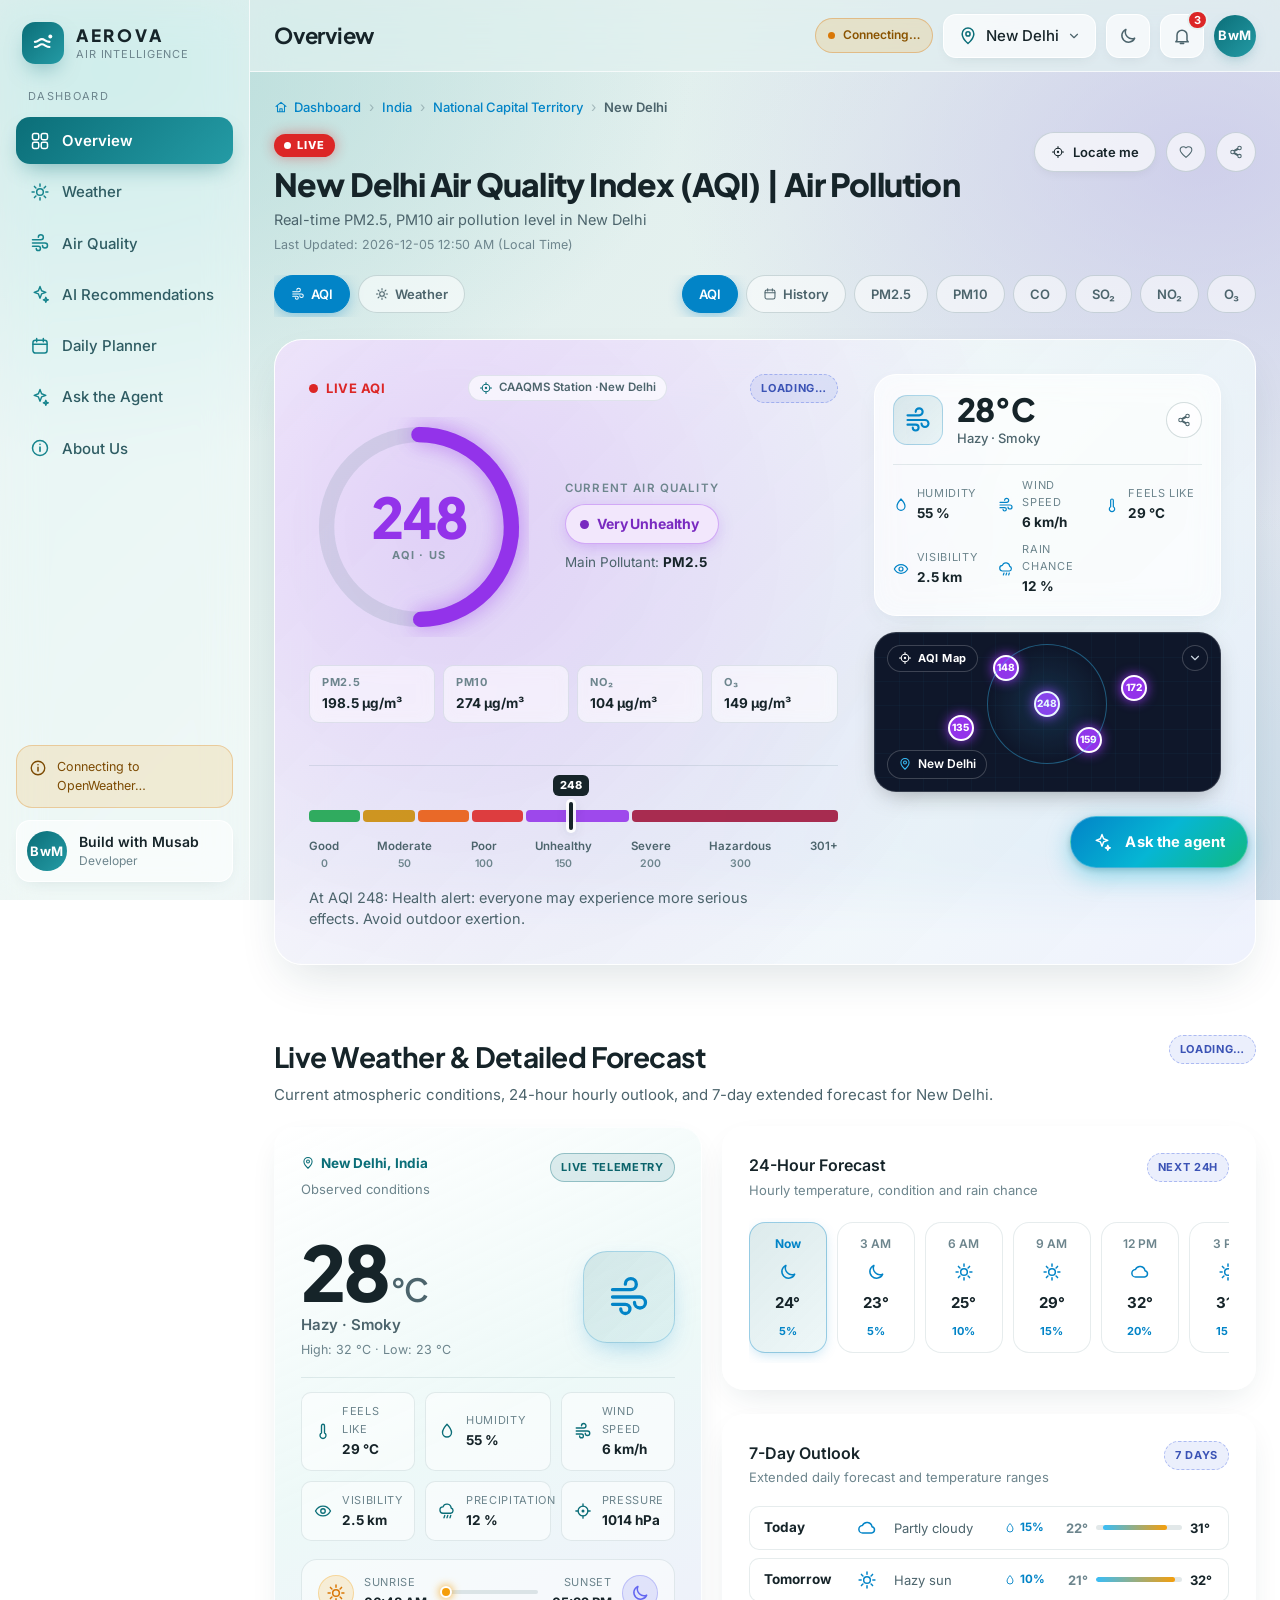
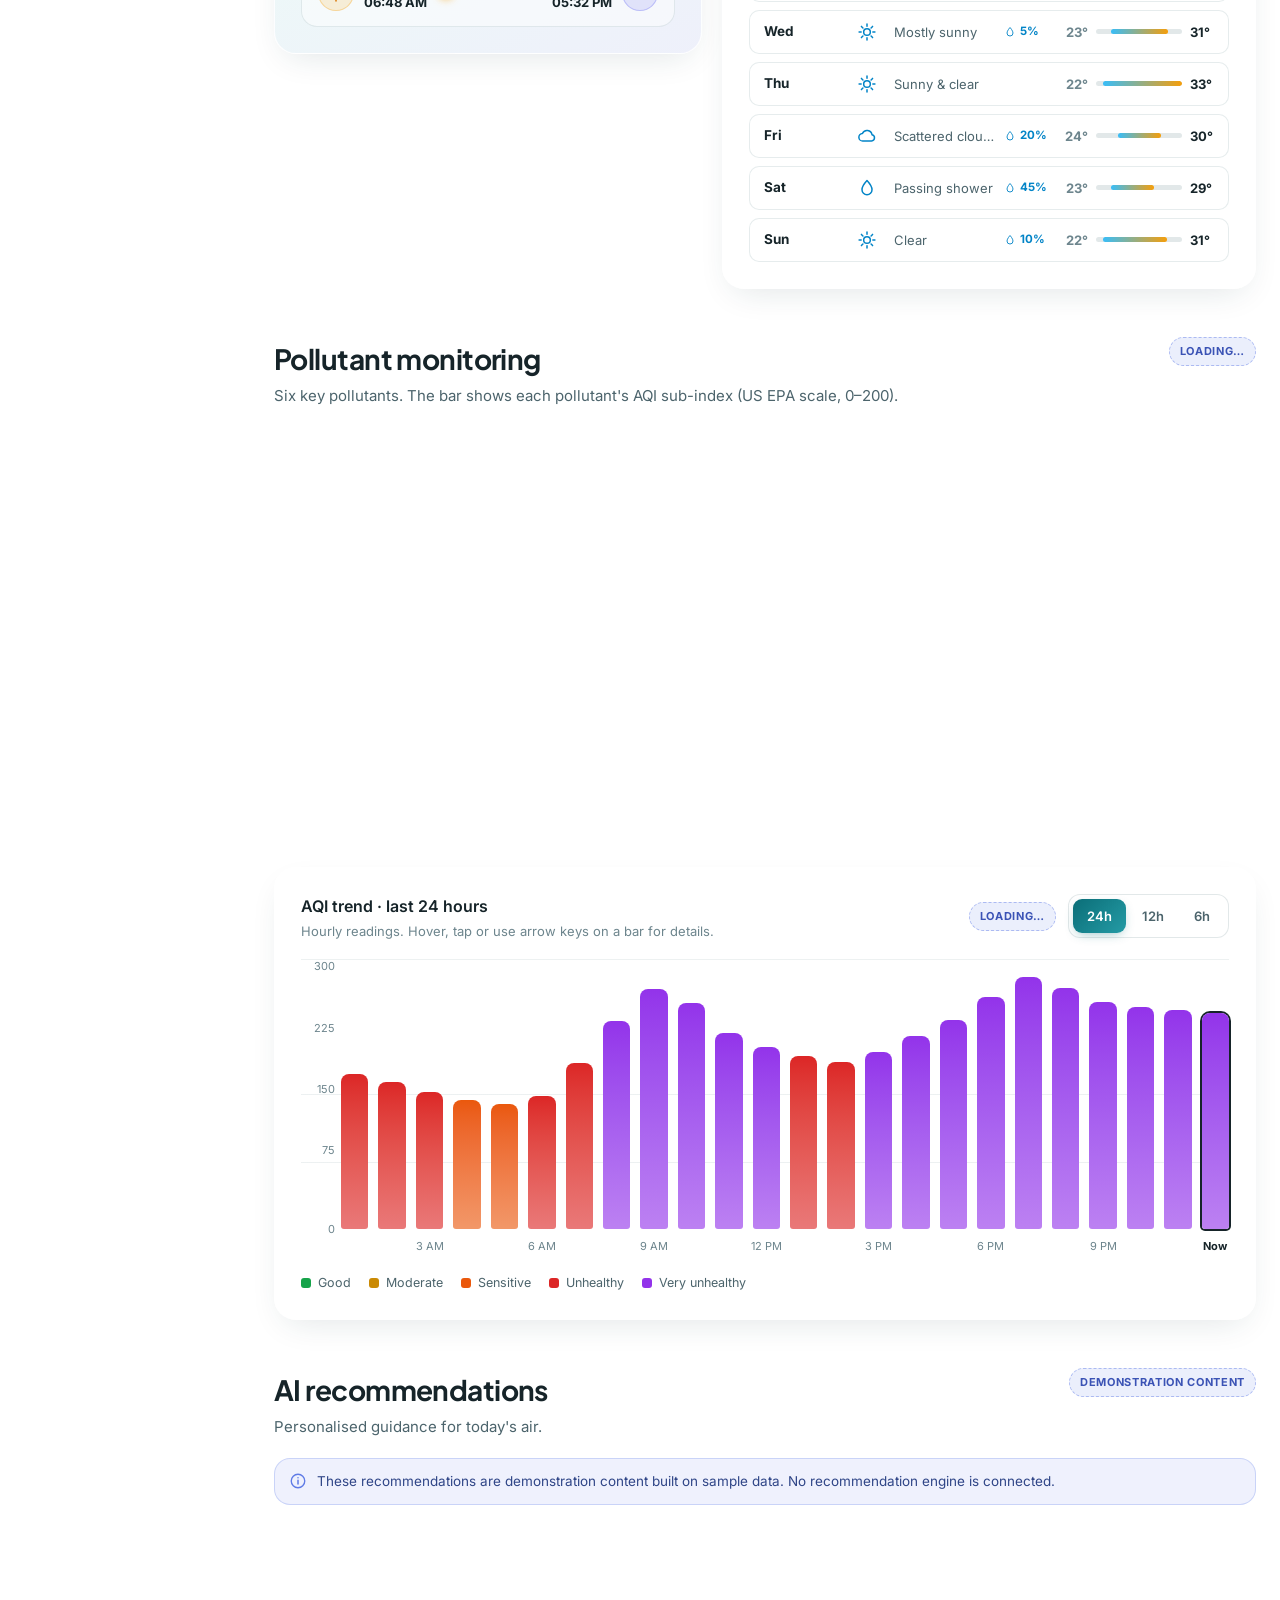
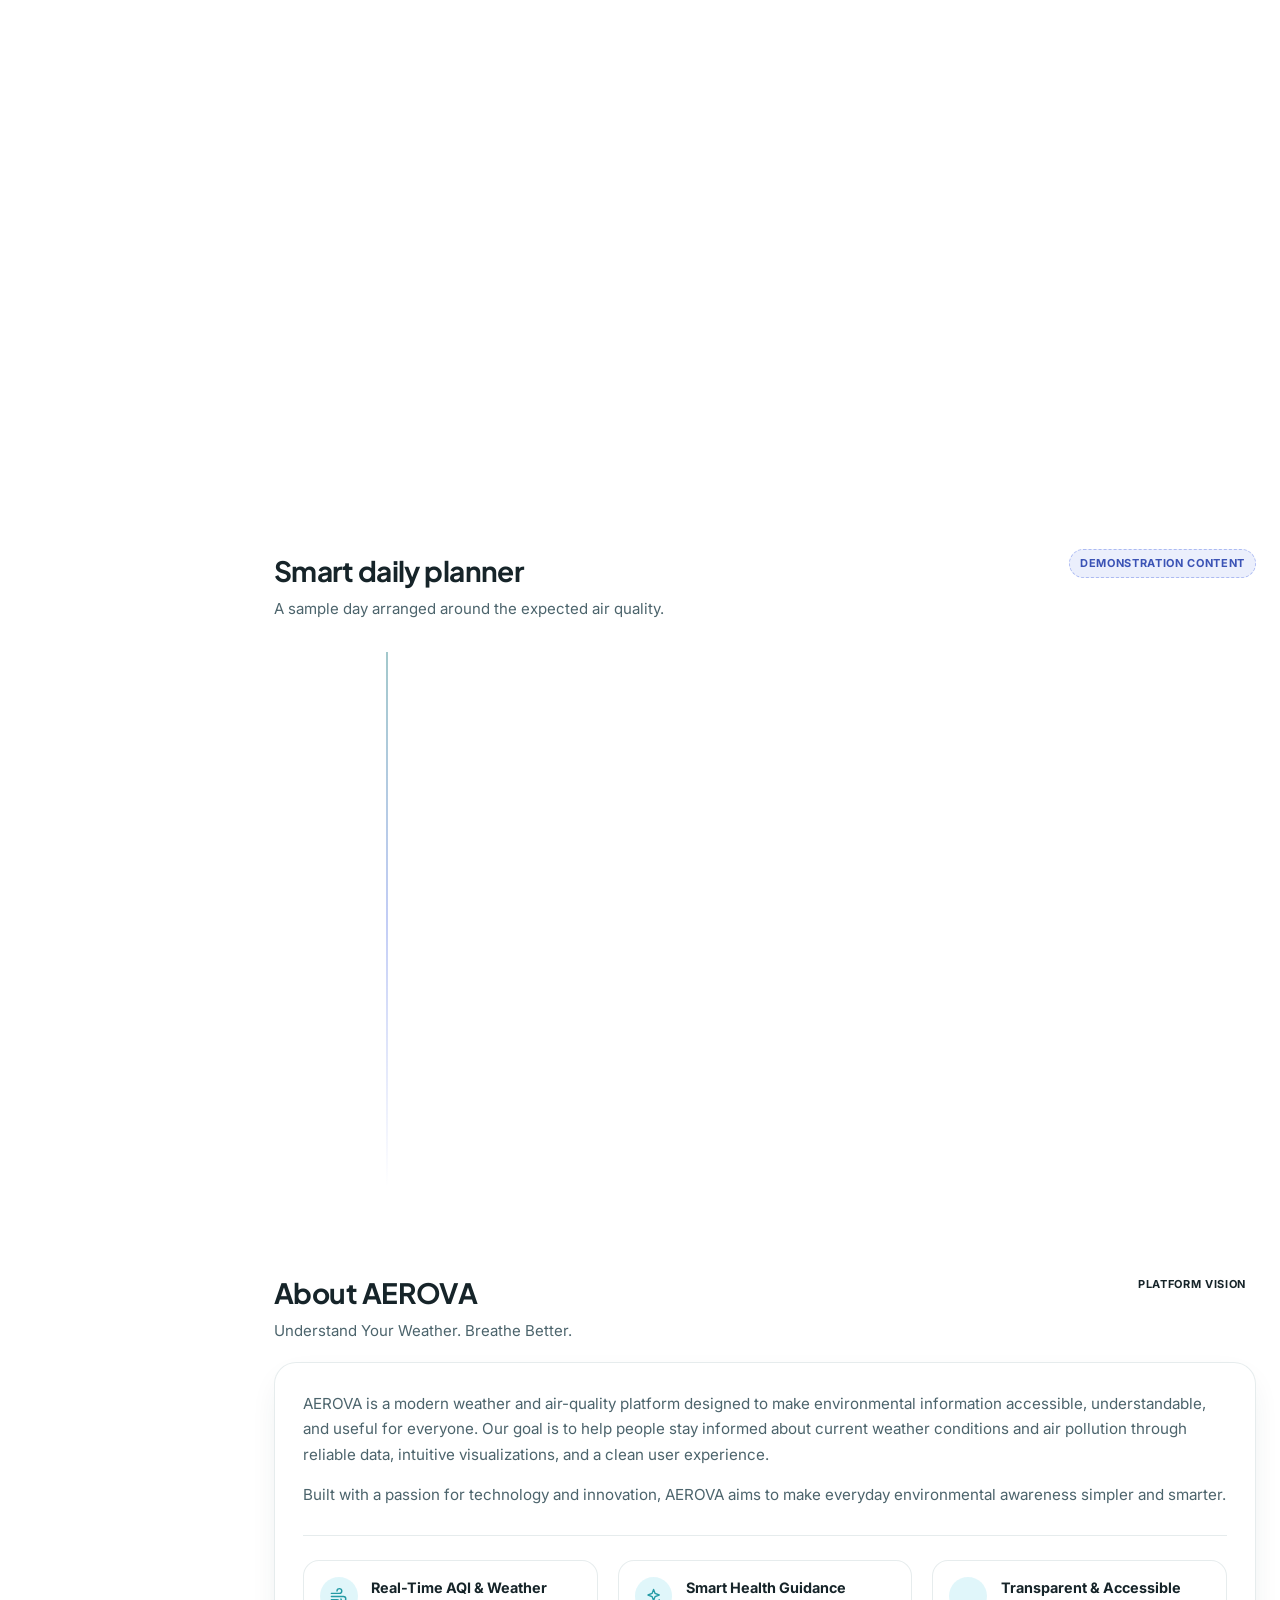
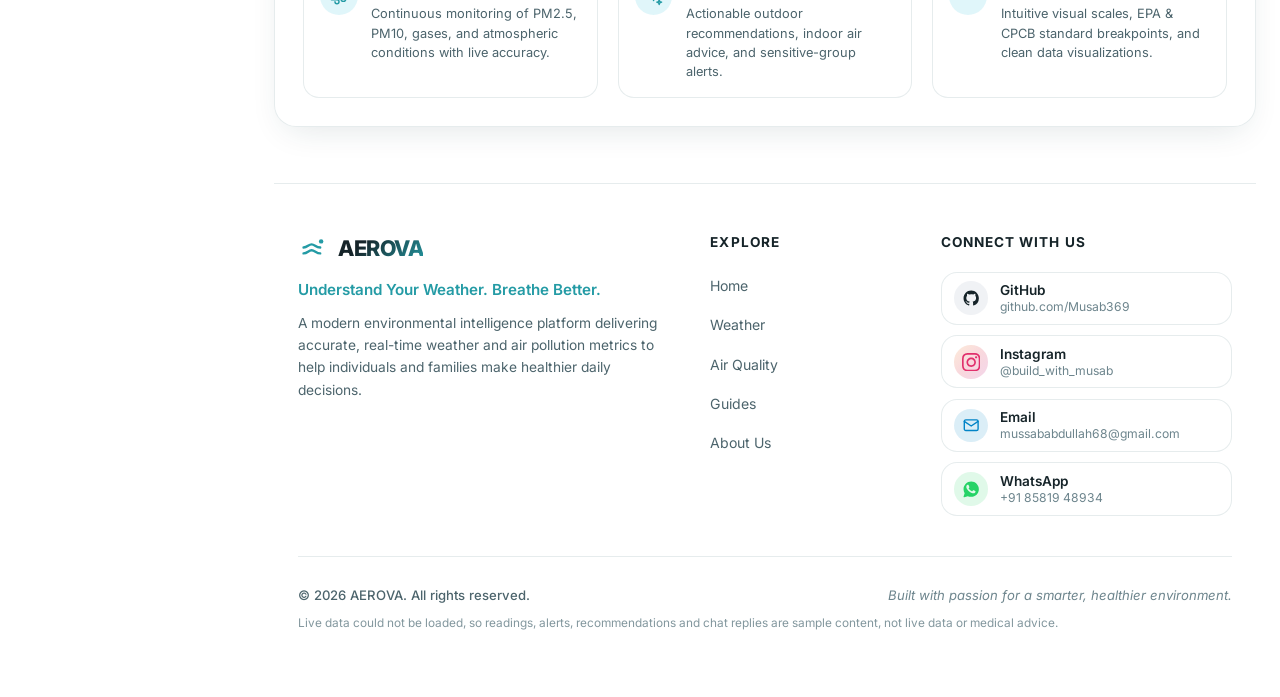
<file: index.html>
<!DOCTYPE html>
<html lang="en">
<head>
  <meta charset="UTF-8" />
  <meta name="viewport" content="width=device-width, initial-scale=1, viewport-fit=cover" />
  <meta name="description" content="AEROVA – Understand your air. Protect your health. Urban air quality assistant (frontend demo with sample data)." />
  <meta name="theme-color" content="#d9ecea" id="themeMeta" />
  <script>try{if(localStorage.getItem("aerova.theme")==="dark"){document.documentElement.dataset.theme="dark";document.getElementById("themeMeta").content="#0a1220";}}catch(e){}</script>
  <title>AEROVA – Urban Air Quality Assistant</title>
  <link rel="preconnect" href="https://fonts.googleapis.com" />
  <link rel="preconnect" href="https://fonts.gstatic.com" crossorigin />
  <link href="https://fonts.googleapis.com/css2?family=Plus+Jakarta+Sans:wght@400;500;600;700;800&family=Inter:wght@400;500;600;700;800&display=swap" rel="stylesheet" />
  <link rel="icon" href="data:image/svg+xml,%3Csvg xmlns='http://www.w3.org/2000/svg' viewBox='0 0 32 32'%3E%3Cdefs%3E%3ClinearGradient id='g' x1='0' y1='0' x2='1' y2='1'%3E%3Cstop offset='0' stop-color='%230b6e78'/%3E%3Cstop offset='1' stop-color='%23249ba5'/%3E%3C/linearGradient%3E%3C/defs%3E%3Crect width='32' height='32' rx='9' fill='url(%23g)'/%3E%3Cpath d='M8 21c4 0 5-3 8-3s4 3 8 3M8 15c4 0 5-3 8-3s4 3 8 3' stroke='%23ffffff' stroke-width='2.4' fill='none' stroke-linecap='round'/%3E%3C/svg%3E" />
  <link rel="stylesheet" href="css/style.css" />
</head>
<body>

  <a class="skip-link" href="#main">Skip to content</a>

  <!-- Reusable SVG icon sprite (no external icon library) -->
  <svg width="0" height="0" style="position:absolute" aria-hidden="true" focusable="false">
    <defs>
      <symbol id="i-logo" viewBox="0 0 32 32"><path d="M6 21c4.2 0 5.3-3.4 8.7-3.4S19.8 21 24 21M6 14.6c4.2 0 5.3-3.4 8.7-3.4s4.5 3.4 9.3 3.4" fill="none" stroke="currentColor" stroke-width="2.6" stroke-linecap="round"/><circle cx="25" cy="8" r="2.4" fill="currentColor"/></symbol>
      <symbol id="i-grid" viewBox="0 0 24 24"><rect x="3" y="3" width="7.5" height="7.5" rx="2" fill="none" stroke="currentColor" stroke-width="1.8"/><rect x="13.5" y="3" width="7.5" height="7.5" rx="2" fill="none" stroke="currentColor" stroke-width="1.8"/><rect x="3" y="13.5" width="7.5" height="7.5" rx="2" fill="none" stroke="currentColor" stroke-width="1.8"/><rect x="13.5" y="13.5" width="7.5" height="7.5" rx="2" fill="none" stroke="currentColor" stroke-width="1.8"/></symbol>
      <symbol id="i-wind" viewBox="0 0 24 24"><path d="M3 8h10a3 3 0 1 0-3-3M3 12h15a3 3 0 1 1-3 3M3 16h7a2.5 2.5 0 1 1-2.5 2.5" fill="none" stroke="currentColor" stroke-width="1.8" stroke-linecap="round" stroke-linejoin="round"/></symbol>
      <symbol id="i-spark" viewBox="0 0 24 24"><path d="M12 3l1.9 5.1L19 10l-5.1 1.9L12 17l-1.9-5.1L5 10l5.1-1.9L12 3zM19 16l.8 2.2L22 19l-2.2.8L19 22l-.8-2.2L16 19l2.2-.8L19 16z" fill="none" stroke="currentColor" stroke-width="1.7" stroke-linejoin="round"/></symbol>
      <symbol id="i-cal" viewBox="0 0 24 24"><rect x="3.5" y="5" width="17" height="15.5" rx="3" fill="none" stroke="currentColor" stroke-width="1.8"/><path d="M8 3v4M16 3v4M3.5 10h17" fill="none" stroke="currentColor" stroke-width="1.8" stroke-linecap="round"/></symbol>
      <symbol id="i-chat" viewBox="0 0 24 24"><path d="M5 5h14a2 2 0 0 1 2 2v8a2 2 0 0 1-2 2h-7l-5 4v-4H5a2 2 0 0 1-2-2V7a2 2 0 0 1 2-2z" fill="none" stroke="currentColor" stroke-width="1.8" stroke-linejoin="round"/></symbol>
      <symbol id="i-bell" viewBox="0 0 24 24"><path d="M6 17V11a6 6 0 1 1 12 0v6l1.5 2h-15L6 17zM10 21h4" fill="none" stroke="currentColor" stroke-width="1.8" stroke-linecap="round" stroke-linejoin="round"/></symbol>
      <symbol id="i-pin" viewBox="0 0 24 24"><path d="M12 21s7-6.2 7-11.5A7 7 0 0 0 5 9.5C5 14.800 12 21 12 21z" fill="none" stroke="currentColor" stroke-width="1.8" stroke-linejoin="round"/><circle cx="12" cy="9.5" r="2.5" fill="none" stroke="currentColor" stroke-width="1.8"/></symbol>
      <symbol id="i-chev" viewBox="0 0 24 24"><path d="M6 9l6 6 6-6" fill="none" stroke="currentColor" stroke-width="2" stroke-linecap="round" stroke-linejoin="round"/></symbol>
      <symbol id="i-menu" viewBox="0 0 24 24"><path d="M4 7h16M4 12h16M4 17h16" fill="none" stroke="currentColor" stroke-width="2" stroke-linecap="round"/></symbol>
      <symbol id="i-close" viewBox="0 0 24 24"><path d="M6 6l12 12M18 6L6 18" fill="none" stroke="currentColor" stroke-width="2" stroke-linecap="round"/></symbol>
      <symbol id="i-send" viewBox="0 0 24 24"><path d="M4 12l16-8-6 16-2.5-6.5L4 12z" fill="none" stroke="currentColor" stroke-width="1.9" stroke-linejoin="round"/></symbol>
      <symbol id="i-temp" viewBox="0 0 24 24"><path d="M10 14.5V5a2 2 0 1 1 4 0v9.500a4 4 0 1 1-4 0z" fill="none" stroke="currentColor" stroke-width="1.8" stroke-linejoin="round"/></symbol>
      <symbol id="i-drop" viewBox="0 0 24 24"><path d="M12 3s6 6.500 6 11a6 6 0 0 1-12 0c0-4.500 6-11 6-11z" fill="none" stroke="currentColor" stroke-width="1.8" stroke-linejoin="round"/></symbol>
      <symbol id="i-eye" viewBox="0 0 24 24"><path d="M2 12s3.500-6.500 10-6.500S22 12 22 12s-3.500 6.500-10 6.500S2 12 2 12z" fill="none" stroke="currentColor" stroke-width="1.8" stroke-linejoin="round"/><circle cx="12" cy="12" r="3" fill="none" stroke="currentColor" stroke-width="1.8"/></symbol>
      <symbol id="i-cloud" viewBox="0 0 24 24"><path d="M7 18a4.500 4.500 0 0 1-.5-9A6 6 0 0 1 18 10.500 3.800 3.800 0 0 1 17.500 18H7z" fill="none" stroke="currentColor" stroke-width="1.8" stroke-linejoin="round"/></symbol>
      <symbol id="i-rain" viewBox="0 0 24 24"><path d="M7 15a4.2 4.2 0 0 1-.4-8.4A5.6 5.6 0 0 1 17.5 8a3.6 3.6 0 0 1-.4 7H7zM9 18l-1 3M13 18l-1 3M17 18l-1 3" fill="none" stroke="currentColor" stroke-width="1.8" stroke-linecap="round" stroke-linejoin="round"/></symbol>
      <symbol id="i-home" viewBox="0 0 24 24"><path d="M3.500 11L12 4l8.500 7M6 9.500V20h12V9.500M10 20v-5h4v5" fill="none" stroke="currentColor" stroke-width="1.8" stroke-linecap="round" stroke-linejoin="round"/></symbol>
      <symbol id="i-mask" viewBox="0 0 24 24"><path d="M3 9c3-2 6-2.500 9-2.500S18 7 21 9v3c0 4-4 7-9 7s-9-3-9-7V9z M3 11.500h4M17 11.500h4M9 13.500h6M9 16h6" fill="none" stroke="currentColor" stroke-width="1.7" stroke-linecap="round" stroke-linejoin="round"/></symbol>
      <symbol id="i-window" viewBox="0 0 24 24"><rect x="4" y="3.500" width="16" height="17" rx="2" fill="none" stroke="currentColor" stroke-width="1.8"/><path d="M12 3.500v17M4 12h16" fill="none" stroke="currentColor" stroke-width="1.8"/></symbol>
      <symbol id="i-run" viewBox="0 0 24 24"><circle cx="15" cy="5" r="2" fill="none" stroke="currentColor" stroke-width="1.8"/><path d="M9 20l3-5-2.500-2.500 2-4 3 1.500 2.500 2M7 11l3-3M12 15l3 5" fill="none" stroke="currentColor" stroke-width="1.8" stroke-linecap="round" stroke-linejoin="round"/></symbol>
      <symbol id="i-plant" viewBox="0 0 24 24"><path d="M12 21v-8M12 13c-4 0-6-2.500-6-6 4 0 6 2 6 6zM12 15c0-3.500 2-5.500 6-5.500 0 3.500-2 5.500-6 5.500zM8 21h8" fill="none" stroke="currentColor" stroke-width="1.8" stroke-linecap="round" stroke-linejoin="round"/></symbol>
      <symbol id="i-sun" viewBox="0 0 24 24"><circle cx="12" cy="12" r="4" fill="none" stroke="currentColor" stroke-width="1.8"/><path d="M12 2.500v2.500M12 19v2.500M2.500 12H5M19 12h2.500M5.300 5.300l1.800 1.800M16.900 16.900l1.800 1.800M5.300 18.700l1.800-1.800M16.900 7.100l1.800-1.800" fill="none" stroke="currentColor" stroke-width="1.8" stroke-linecap="round"/></symbol>
      <symbol id="i-moon" viewBox="0 0 24 24"><path d="M20 14.500A8 8 0 0 1 9.500 4a8 8 0 1 0 10.500 10.500z" fill="none" stroke="currentColor" stroke-width="1.8" stroke-linejoin="round"/></symbol>
      <symbol id="i-bus" viewBox="0 0 24 24"><rect x="4" y="4" width="16" height="13" rx="3" fill="none" stroke="currentColor" stroke-width="1.8"/><path d="M4 11h16M7 20v-3M17 20v-3" fill="none" stroke="currentColor" stroke-width="1.8" stroke-linecap="round"/></symbol>
      <symbol id="i-coffee" viewBox="0 0 24 24"><path d="M4 9h12v6a4 4 0 0 1-4 4H8a4 4 0 0 1-4-4V9zM16 10h2a2.500 2.500 0 0 1 0 5h-2M7 3v3M11 3v3" fill="none" stroke="currentColor" stroke-width="1.8" stroke-linecap="round" stroke-linejoin="round"/></symbol>
      <symbol id="i-info" viewBox="0 0 24 24"><circle cx="12" cy="12" r="9" fill="none" stroke="currentColor" stroke-width="1.8"/><path d="M12 11v5M12 7.500v.1" fill="none" stroke="currentColor" stroke-width="2" stroke-linecap="round"/></symbol>
      <symbol id="i-user" viewBox="0 0 24 24"><circle cx="12" cy="8" r="4" fill="none" stroke="currentColor" stroke-width="1.8"/><path d="M4 21c1-4 4-6 8-6s7 2 8 6" fill="none" stroke="currentColor" stroke-width="1.8" stroke-linecap="round"/></symbol>
      <symbol id="i-search" viewBox="0 0 24 24"><circle cx="11" cy="11" r="6.500" fill="none" stroke="currentColor" stroke-width="1.8"/><path d="M16 16l4.500 4.500" fill="none" stroke="currentColor" stroke-width="1.8" stroke-linecap="round"/></symbol>
      <symbol id="i-target" viewBox="0 0 24 24"><circle cx="12" cy="12" r="6.500" fill="none" stroke="currentColor" stroke-width="1.8"/><circle cx="12" cy="12" r="2" fill="currentColor"/><path d="M12 2.500v3M12 18.500v3M2.500 12h3M18.500 12h3" fill="none" stroke="currentColor" stroke-width="1.8" stroke-linecap="round"/></symbol>
      <symbol id="i-heart" viewBox="0 0 24 24"><path d="M12 21.35l-1.45-1.32C5.4 15.36 2 12.28 2 8.5 2 5.42 4.42 3 7.5 3c1.74 0 3.41.81 4.5 2.09C13.09 3.81 14.76 3 16.5 3 19.58 3 22 5.42 22 8.5c0 3.78-3.4 6.86-8.55 11.54L12 21.35z" fill="none" stroke="currentColor" stroke-width="1.8" stroke-linecap="round" stroke-linejoin="round"/></symbol>
      <symbol id="i-share" viewBox="0 0 24 24"><path d="M18 16.08c-.76 0-1.44.3-1.96.77L8.91 12.7c.05-.23.09-.46.09-.7s-.04-.47-.09-.7l7.05-4.11c.54.5 1.25.81 2.04.81 1.66 0 3-1.34 3-3s-1.34-3-3-3-3 1.34-3 3c0 .24.04.47.09.7L8.04 9.81C7.5 9.31 6.79 9 6 9c-1.66 0-3 1.34-3 3s1.34 3 3 3c.79 0 1.5-.31 2.04-.81l7.12 4.16c-.05.21-.08.43-.08.65 0 1.61 1.31 2.92 2.92 2.92s2.92-1.31 2.92-2.92c0-1.61-1.31-2.92-2.92-2.92z" fill="none" stroke="currentColor" stroke-width="1.8" stroke-linecap="round" stroke-linejoin="round"/></symbol>
      <symbol id="i-github" viewBox="0 0 24 24"><path fill="currentColor" fill-rule="evenodd" clip-rule="evenodd" d="M12 2C6.477 2 2 6.484 2 12.017c0 4.425 2.865 8.18 6.839 9.504.5.092.682-.217.682-.483 0-.237-.008-.868-.013-1.703-2.782.605-3.369-1.343-3.369-1.343-.454-1.158-1.11-1.466-1.11-1.466-.908-.62.069-.608.069-.608 1.003.07 1.53 1.032 1.53 1.032.892 1.53 2.341 1.088 2.91.832.092-.647.35-1.088.636-1.338-2.22-.253-4.555-1.113-4.555-4.951 0-1.093.39-1.988 1.029-2.688-.103-.253-.446-1.272.098-2.65 0 0 .84-.27 2.75 1.026A9.564 9.564 0 0 1 12 6.844c.85.004 1.705.115 2.504.337 1.909-1.296 2.747-1.027 2.747-1.027.546 1.379.202 2.398.1 2.651.64.7 1.028 1.595 1.028 2.688 0 3.848-2.339 4.695-4.566 4.943.359.309.678.92.678 1.855 0 1.338-.012 2.419-.012 2.747 0 .268.18.58.688.482A10.019 10.019 0 0 0 22 12.017C22 6.484 17.522 2 12 2z"/></symbol>
      <symbol id="i-instagram" viewBox="0 0 24 24"><path fill="currentColor" d="M12 2.163c3.204 0 3.584.012 4.85.07 3.252.148 4.771 1.691 4.919 4.919.058 1.265.069 1.645.069 4.849 0 3.205-.012 3.584-.069 4.849-.149 3.225-1.664 4.771-4.919 4.919-1.266.058-1.644.07-4.85.07-3.204 0-3.584-.012-4.849-.07-3.26-.149-4.771-1.699-4.919-4.92-.058-1.265-.07-1.644-.07-4.849 0-3.204.013-3.583.07-4.849.149-3.227 1.664-4.771 4.919-4.919 1.266-.057 1.645-.069 4.849-.069zm0-2.163c-3.259 0-3.667.014-4.947.072-4.358.2-6.78 2.618-6.98 6.98-.059 1.281-.073 1.689-.073 4.948 0 3.259.014 3.668.072 4.948.2 4.358 2.618 6.78 6.98 6.98 1.281.058 1.689.072 4.948.072 3.259 0 3.668-.014 4.948-.072 4.354-.2 6.782-2.618 6.979-6.98.059-1.28.073-1.689.073-4.948 0-3.259-.014-3.667-.072-4.947-.196-4.354-2.617-6.78-6.979-6.98-1.281-.059-1.69-.073-4.949-.073zm0 5.838c-3.403 0-6.162 2.759-6.162 6.162s2.759 6.163 6.162 6.163 6.162-2.759 6.162-6.163c0-3.403-2.759-6.162-6.162-6.162zm0 10.162c-2.209 0-4-1.79-4-4 0-2.209 1.791-4 4-4s4 1.791 4 4c0 2.21-1.791 4-4 4zm6.406-11.845c-.796 0-1.441.645-1.441 1.44s.645 1.44 1.441 1.44c.795 0 1.439-.645 1.439-1.44s-.644-1.44-1.439-1.44z"/></symbol>
      <symbol id="i-mail" viewBox="0 0 24 24"><path fill="none" stroke="currentColor" stroke-width="1.8" stroke-linecap="round" stroke-linejoin="round" d="M3 7a2 2 0 0 1 2-2h14a2 2 0 0 1 2 2v10a2 2 0 0 1-2 2H5a2 2 0 0 1-2-2V7z"/><path fill="none" stroke="currentColor" stroke-width="1.8" stroke-linecap="round" stroke-linejoin="round" d="m3 7 9 6 9-6"/></symbol>
      <symbol id="i-whatsapp" viewBox="0 0 24 24"><path fill="currentColor" fill-rule="evenodd" clip-rule="evenodd" d="M12 2C6.477 2 2 6.477 2 12c0 1.892.527 3.662 1.445 5.176L2.05 21.65a.75.75 0 0 0 .902.902l4.57-1.39A9.957 9.957 0 0 0 12 22c5.523 0 10-4.477 10-10S17.523 2 12 2zm5.405 13.91c-.244.686-1.22 1.258-1.996 1.424-.53.114-1.225.205-3.553-.761-2.975-1.236-4.887-4.267-5.035-4.464-.144-.197-1.206-1.606-1.206-3.064 0-1.458.766-2.176 1.038-2.473.272-.297.596-.37.794-.37.2 0 .397.002.57.01.185.01.434-.07.678.518.248.597.844 2.062.918 2.213.074.15.124.327.025.525-.099.198-.148.322-.297.495-.148.173-.312.387-.446.52-.148.148-.303.31-.13.608.173.297.771 1.272 1.654 2.058 1.137 1.012 2.096 1.325 2.393 1.474.297.148.47.124.644-.075.173-.198.742-.866.94-1.163.198-.297.396-.247.668-.148.272.099 1.733.817 2.03.966.297.148.495.223.57.346.074.124.074.718-.17 1.404z"/></symbol>
    </defs>
  </svg>

  <div class="app" id="app">

    <!-- ============ SIDEBAR ============ -->
    <aside class="sidebar" id="sidebar" aria-label="Primary navigation">
      <div class="sidebar__top">
        <a class="brand" href="#overview" data-nav-link>
          <span class="brand__mark"><svg class="icon"><use href="#i-logo"/></svg></span>
          <span class="brand__text">
            <span class="brand__name">AEROVA</span>
            <span class="brand__sub">Air Intelligence</span>
          </span>
        </a>
        <button class="icon-btn sidebar__close" id="menuClose" aria-label="Close menu" type="button">
          <svg class="icon"><use href="#i-close"/></svg>
        </button>
      </div>

      <nav class="nav" id="nav">
        <p class="nav__label">Dashboard</p>
        <a class="nav__link is-active" href="#overview" data-nav-link data-title="Overview">
          <svg class="icon"><use href="#i-grid"/></svg><span>Overview</span>
        </a>
        <a class="nav__link" href="#weather" data-nav-link data-title="Weather">
          <svg class="icon"><use href="#i-sun"/></svg><span>Weather</span>
        </a>
        <a class="nav__link" href="#air-quality" data-nav-link data-title="Air Quality">
          <svg class="icon"><use href="#i-wind"/></svg><span>Air Quality</span>
        </a>
        <a class="nav__link" href="#recommendations" data-nav-link data-title="AI Recommendations">
          <svg class="icon"><use href="#i-spark"/></svg><span>AI Recommendations</span>
        </a>
        <a class="nav__link" href="#planner" data-nav-link data-title="Daily Planner">
          <svg class="icon"><use href="#i-cal"/></svg><span>Daily Planner</span>
        </a>
        <a class="nav__link" href="assistant.html" data-title="Ask the Agent">
          <svg class="icon"><use href="#i-spark"/></svg><span>Ask the Agent</span>
        </a>
        <a class="nav__link" href="#about" data-nav-link data-title="About Us">
          <svg class="icon"><use href="#i-info"/></svg><span>About Us</span>
        </a>
      </nav>

      <div class="sidebar__bottom">
        <div class="demo-note" id="demoNote">
          <svg class="icon"><use href="#i-info"/></svg>
          <p id="demoNoteText">Demo build. All readings are <strong>sample data</strong>, not live measurements.</p>
        </div>
        <button class="profile" type="button" id="profileBtn" aria-label="User profile">
          <span class="avatar" aria-hidden="true">BwM</span>
          <span class="profile__text">
            <span class="profile__name">Build with Musab</span>
            <span class="profile__meta">Developer</span>
          </span>
        </button>
      </div>
    </aside>

    <div class="scrim" id="scrim" hidden></div>

    <!-- ============ MAIN ============ -->
    <div class="content">

      <header class="topbar" id="topbar">
        <button class="icon-btn menu-toggle" id="menuToggle" type="button" aria-label="Open menu" aria-controls="sidebar" aria-expanded="false">
          <svg class="icon"><use href="#i-menu"/></svg>
        </button>

        <h1 class="topbar__title" id="pageTitle">Overview</h1>

        <div class="topbar__actions">
          <span class="chip chip--demo" id="dataChip" title="Data source status">
            <span class="chip__dot"></span><span class="chip__full" id="chipFull">Demo data</span><span class="chip__short" id="chipShort">Demo</span>
          </span>

          <div class="dropdown dropdown--right" id="locationDropdown">
            <button class="select-btn" id="locationBtn" type="button" aria-haspopup="listbox" aria-expanded="false">
              <svg class="icon"><use href="#i-pin"/></svg>
              <span id="locationLabel">New Delhi</span>
              <svg class="icon icon--sm chev"><use href="#i-chev"/></svg>
            </button>
            <div class="dropdown__menu loc-panel" id="locationMenu" hidden>
              <form class="loc-search" id="locSearchForm" role="search">
                <svg class="icon" aria-hidden="true"><use href="#i-search"/></svg>
                <input id="locSearch" type="search" placeholder="Search any city…" autocomplete="off" autocapitalize="words" spellcheck="false" aria-label="Search for a city" />
              </form>
              <button class="loc-track" id="trackBtn" type="button">
                <svg class="icon" aria-hidden="true"><use href="#i-target"/></svg>
                <span><strong id="trackLabel">Use my current location</strong><small>Your browser will ask for permission. Used only when you click.</small></span>
              </button>
              <div class="loc-lists" id="locLists">
                <div class="loc-group" id="recentGroup">
                  <div class="loc-heading-row">
                    <p class="loc-heading" id="recentHeading">Recently searched</p>
                    <button class="link-btn loc-clear" id="clearRecent" type="button" hidden>Clear</button>
                  </div>
                  <ul class="loc-list" id="recentList" role="listbox" aria-label="Recently searched cities" hidden></ul>
                  <p class="loc-empty loc-empty--muted" id="recentEmpty">Your recent city searches will appear here.</p>
                </div>
                <p class="loc-heading" id="locHeading">Suggested cities</p>
                <ul class="loc-list" id="locList" role="listbox" aria-label="Cities">
                <li data-city="New Delhi" data-lat="28.6139" data-lon="77.2090" data-country="India" data-region="National Capital Territory" aria-selected="true">New Delhi, India</li>
                <li data-city="Mumbai" data-lat="19.0760" data-lon="72.8777" data-country="India" data-region="Maharashtra">Mumbai, India</li>
                <li data-city="Bengaluru" data-lat="12.9716" data-lon="77.5946" data-country="India" data-region="Karnataka">Bengaluru, India</li>
                <li data-city="Kolkata" data-lat="22.5726" data-lon="88.3639" data-country="India" data-region="West Bengal">Kolkata, India</li>
                <li data-city="Lahore" data-lat="31.5204" data-lon="74.3587" data-country="Pakistan" data-region="Punjab">Lahore, Pakistan</li>
                <li data-city="Beijing" data-lat="39.9042" data-lon="116.4074" data-country="China" data-region="Beijing Municipality">Beijing, China</li>
                </ul>
                <p class="loc-empty" id="locEmpty" role="status" hidden></p>
              </div>
            </div>
          </div>

          <button class="icon-btn theme-btn" id="themeToggle" type="button" aria-label="Switch to dark theme" title="Switch to dark theme" aria-pressed="false">
            <svg class="icon" aria-hidden="true"><use id="themeIconUse" href="#i-moon"/></svg>
          </button>

          <div class="dropdown dropdown--right" id="notifDropdown">
            <button class="icon-btn notif-btn" id="notifBtn" type="button" aria-label="Notifications (3 unread)" aria-haspopup="true" aria-expanded="false">
              <svg class="icon"><use href="#i-bell"/></svg>
              <span class="notif-badge" id="notifBadge">3</span>
            </button>
            <div class="dropdown__menu notif-panel" id="notifPanel" hidden>
              <div class="notif-panel__head">
                <strong>Notifications</strong>
                <button class="link-btn" id="markRead" type="button">Mark all read</button>
              </div>
              <ul class="notif-list" id="notifList"></ul>
              <p class="notif-panel__foot" id="notifFoot">Notifications are demonstration content.</p>
            </div>
          </div>

          <button class="avatar avatar--btn" type="button" id="avatarBtn" aria-label="Open profile">BwM</button>
        </div>
      </header>

      <main id="main" tabindex="-1">

        <!-- ============ OVERVIEW (PRO COMMERCIAL DASHBOARD) ============ -->
        <section class="section section--overview" id="overview" data-section data-title="Overview" aria-labelledby="mainCityTitle">
          
          <!-- Breadcrumb Navigation -->
          <nav class="pro-breadcrumbs" aria-label="Breadcrumb">
            <span class="crumb"><svg class="icon icon--sm"><use href="#i-home"/></svg> Dashboard</span>
            <span class="crumb-sep">›</span>
            <span class="crumb" id="crumbCountry">India</span>
            <span class="crumb-sep">›</span>
            <span class="crumb" id="crumbRegion">National Capital Territory</span>
            <span class="crumb-sep">›</span>
            <span class="crumb crumb--active" id="crumbCity">New Delhi</span>
          </nav>

          <!-- Main Page Header & Meta Row -->
          <div class="page-meta-row">
            <div class="page-meta-left">
              <div class="live-pulse-badge">
                <span class="live-dot"></span> LIVE
              </div>
              <h1 class="main-page-title" id="mainCityTitle"><span id="pageCityTitle">New Delhi</span> Air Quality Index (AQI) | Air Pollution</h1>
              <p class="main-page-sub">Real-time PM2.5, PM10 air pollution level in <span id="pageCitySub">New Delhi</span></p>
              <p class="main-page-updated">Last Updated: <span id="mainUpdatedTime">2026-11-27 23:01</span> (Local Time)</p>
            </div>
            <div class="page-meta-actions">
              <button class="btn-pill-action" id="headerLocateBtn" type="button" aria-label="Locate me">
                <svg class="icon icon--sm"><use href="#i-target"/></svg>
                <span id="headerLocateText">Locate me</span>
              </button>
              <button class="icon-circle-btn" id="favoriteBtn" type="button" aria-label="Save to favorites" title="Favorite">
                <svg class="icon icon--sm"><use href="#i-heart"/></svg>
              </button>
              <button class="icon-circle-btn" id="shareBtn" type="button" aria-label="Share" title="Share page">
                <svg class="icon icon--sm"><use href="#i-share"/></svg>
              </button>
            </div>
          </div>

          <!-- Parameter & View Filter Pills -->
          <div class="filter-bar">
            <div class="filter-bar__group filter-bar__modes">
              <button type="button" class="filter-pill is-active" data-view="aqi">
                <svg class="icon icon--sm"><use href="#i-wind"/></svg>
                <span>AQI</span>
              </button>
              <button type="button" class="filter-pill" data-view="weather" id="toggleWeatherView">
                <svg class="icon icon--sm"><use href="#i-sun"/></svg>
                <span>Weather</span>
              </button>
            </div>
            <div class="filter-bar__pills" id="paramPills">
              <button type="button" class="filter-pill is-active" data-param="aqi">AQI</button>
              <button type="button" class="filter-pill" data-param="history" data-scroll="#air-quality">
                <svg class="icon icon--sm"><use href="#i-cal"/></svg> <span>History</span>
              </button>
              <button type="button" class="filter-pill" data-param="pm2_5" data-scroll="#air-quality">PM2.5</button>
              <button type="button" class="filter-pill" data-param="pm10" data-scroll="#air-quality">PM10</button>
              <button type="button" class="filter-pill" data-param="co" data-scroll="#air-quality">CO</button>
              <button type="button" class="filter-pill" data-param="so2" data-scroll="#air-quality">SO₂</button>
              <button type="button" class="filter-pill" data-param="no2" data-scroll="#air-quality">NO₂</button>
              <button type="button" class="filter-pill" data-param="o3" data-scroll="#air-quality">O₃</button>
            </div>
          </div>

          <!-- Mega Commercial AQI Hero Card -->
          <article class="mega-hero-card" id="megaHeroCard" aria-labelledby="aqiHeroStatus">
            
            <!-- Left Side: AQI Telemetry & Scale -->
            <div class="mega-hero-main">
              <div class="mega-hero-badge-row">
                <span class="live-indicator"><span class="pulse-ring"></span> Live AQI</span>
                <span class="station-meta-tag" id="stationBadge"><svg class="icon icon--sm"><use href="#i-target"/></svg> <span id="stationName">CPCB / EPA Monitoring Station</span></span>
                <span class="tag tag--sample" data-source-tag>Sample data</span>
              </div>

              <div class="hero-aqi-row">
                <!-- Circular AQI Gauge Indicator -->
                <div class="hero-gauge-container">
                  <div class="gauge hero-gauge" id="gauge" role="img" aria-label="AQI gauge">
                    <svg viewBox="0 0 200 200" aria-hidden="true">
                      <circle class="gauge__track" cx="100" cy="100" r="84"></circle>
                      <circle class="gauge__value" id="gaugeValue" cx="100" cy="100" r="84"></circle>
                    </svg>
                    <div class="gauge__center">
                      <span class="hero-aqi-number" id="aqiNumber" data-target="164">164</span>
                      <span class="hero-aqi-unit">AQI · US</span>
                    </div>
                  </div>
                </div>

                <div class="hero-aqi-status-box">
                  <span class="hero-status-caption">Current Air Quality</span>
                  <div class="status-pill hero-status-pill" id="aqiPill">
                    <span class="dot"></span>
                    <span id="aqiLabel">Unhealthy</span>
                  </div>
                  <div class="hero-primary-pol">
                    <span>Main Pollutant:</span> <strong id="aqiPrimary">PM2.5</strong>
                  </div>
                </div>
              </div>

              <!-- Quick Pollutant Sub-metrics -->
              <div class="hero-pollutants-row" id="heroPollutantsRow">
                <div class="hero-pol-chip">
                  <span class="pol-chip-label">PM2.5</span>
                  <span class="pol-chip-val" id="heroPm25Val">78.4 µg/m³</span>
                </div>
                <div class="hero-pol-chip">
                  <span class="pol-chip-label">PM10</span>
                  <span class="pol-chip-val" id="heroPm10Val">96 µg/m³</span>
                </div>
                <div class="hero-pol-chip">
                  <span class="pol-chip-label">NO₂</span>
                  <span class="pol-chip-val" id="heroNo2Val">62 µg/m³</span>
                </div>
                <div class="hero-pol-chip">
                  <span class="pol-chip-label">O₃</span>
                  <span class="pol-chip-val" id="heroO3Val">118 µg/m³</span>
                </div>
              </div>

              <!-- Continuous Color Spectrum Scale Bar -->
              <div class="aqi-scale aqi-scale--hero" aria-label="AQI category scale">
                <div class="aqi-scale__bar" id="aqiScale">
                  <span class="aqi-scale__seg" style="--w:10%;--c:var(--aq-good)" title="0–50 Good"></span>
                  <span class="aqi-scale__seg" style="--w:10%;--c:var(--aq-moderate)" title="51–100 Moderate"></span>
                  <span class="aqi-scale__seg" style="--w:10%;--c:var(--aq-sensitive)" title="101–150 Sensitive"></span>
                  <span class="aqi-scale__seg" style="--w:10%;--c:var(--aq-unhealthy)" title="151–200 Unhealthy"></span>
                  <span class="aqi-scale__seg" style="--w:20%;--c:var(--aq-very)" title="201–300 Severe"></span>
                  <span class="aqi-scale__seg" style="--w:40%;--c:var(--aq-hazard)" title="301–500 Hazardous"></span>
                  <span class="aqi-scale__marker" id="scaleMarker" style="left:32.8%"><span>164</span></span>
                </div>
                <div class="hero-scale-labels">
                  <span>Good<small>0</small></span>
                  <span>Moderate<small>50</small></span>
                  <span>Poor<small>100</small></span>
                  <span>Unhealthy<small>150</small></span>
                  <span>Severe<small>200</small></span>
                  <span>Hazardous<small>300</small></span>
                  <span>301+</span>
                </div>
              </div>

              <p class="aqi-card__text hero-health-text" id="aqiText">At AQI 164, everyone may begin to experience health effects, and sensitive groups may experience more serious effects. Limit prolonged outdoor exertion.</p>
            </div>

            <!-- Right Side: Weather Capsule + Mini AQI Map -->
            <div class="mega-hero-side">
              
              <!-- Frosted Weather Capsule -->
              <div class="hero-weather-capsule" id="heroWeatherCapsule">
                <div class="capsule-top">
                  <div class="capsule-weather-main">
                    <span class="capsule-icon"><svg class="icon"><use id="wxIconUse" href="#i-cloud"/></svg></span>
                    <div class="capsule-temp-block">
                      <span class="capsule-temp"><span id="wxTemp">29</span>°C</span>
                      <span class="capsule-cond" id="wxCond">Hazy · Partly cloudy</span>
                    </div>
                  </div>
                  <a class="capsule-link" href="#weather" title="View detailed weather" aria-label="View weather forecast">
                    <svg class="icon icon--sm"><use href="#i-share"/></svg>
                  </a>
                </div>
                <div class="capsule-metrics">
                  <div class="capsule-metric-item">
                    <svg class="icon icon--sm"><use href="#i-drop"/></svg>
                    <div>
                      <span class="metric-lbl">Humidity</span>
                      <strong class="metric-val" id="wxHum">58 %</strong>
                    </div>
                  </div>
                  <div class="capsule-metric-item">
                    <svg class="icon icon--sm"><use href="#i-wind"/></svg>
                    <div>
                      <span class="metric-lbl">Wind Speed</span>
                      <strong class="metric-val" id="wxWind">9 km/h</strong>
                    </div>
                  </div>
                  <div class="capsule-metric-item">
                    <svg class="icon icon--sm"><use href="#i-temp"/></svg>
                    <div>
                      <span class="metric-lbl">Feels Like</span>
                      <strong class="metric-val" id="wxFeels">29 °C</strong>
                    </div>
                  </div>
                  <div class="capsule-metric-item">
                    <svg class="icon icon--sm"><use href="#i-eye"/></svg>
                    <div>
                      <span class="metric-lbl">Visibility</span>
                      <strong class="metric-val" id="wxVis">3.2 km</strong>
                    </div>
                  </div>
                  <div class="capsule-metric-item">
                    <svg class="icon icon--sm"><use href="#i-rain"/></svg>
                    <div>
                      <span class="metric-lbl">Rain Chance</span>
                      <strong class="metric-val" id="wxRain">15 %</strong>
                    </div>
                  </div>
                </div>
              </div>

              <!-- Mini AQI Map Preview Card -->
              <div class="hero-map-card" id="heroMapCard">
                <div class="hero-map-canvas" aria-hidden="true">
                  <div class="map-grid-layer"></div>
                  <!-- Sensor points -->
                  <div class="map-sensor s-center" id="mapSensorCenter" style="--val:'164';top:45%;left:50%"></div>
                  <div class="map-sensor s-north" style="--val:'148';top:22%;left:38%"></div>
                  <div class="map-sensor s-east" style="--val:'172';top:35%;left:75%"></div>
                  <div class="map-sensor s-south" style="--val:'159';top:68%;left:62%"></div>
                  <div class="map-sensor s-west" style="--val:'135';top:60%;left:25%"></div>
                  <div class="map-radar"></div>
                </div>
                <div class="hero-map-header">
                  <span class="hero-map-tag"><svg class="icon icon--sm"><use href="#i-target"/></svg> AQI Map</span>
                  <span class="map-expand-btn"><svg class="icon icon--sm"><use href="#i-chev"/></svg></span>
                </div>
                <div class="hero-map-footer">
                  <svg class="icon icon--sm"><use href="#i-pin"/></svg>
                  <span id="mapCityPin">New Delhi</span>
                </div>
              </div>

            </div>

            <!-- Hidden compatibility element anchors (keeps script.js 100% compliant) -->
            <div class="sr-only" aria-hidden="true">
              <span id="locCity">New Delhi</span>
              <span id="locCountry">India</span>
              <span id="locRegion">National Capital Territory</span>
              <span id="locTime">—</span>
            </div>
          </article>

        </section>

        <!-- ============ WEATHER DASHBOARD ============ -->
        <section class="section section--weather" id="weather" data-section data-title="Weather" aria-labelledby="wx-section-title">
          <header class="section__head">
            <div>
              <h2 class="section__title" id="wx-section-title">Live Weather & Detailed Forecast</h2>
              <p class="section__sub">Current atmospheric conditions, 24-hour hourly outlook, and 7-day extended forecast for <span id="wxSectionCity">New Delhi</span>.</p>
            </div>
            <span class="tag tag--sample" data-source-tag>Sample data</span>
          </header>

          <!-- Weather Dashboard Layout -->
          <div class="weather-dashboard-layout">
            
            <!-- Current Weather Overview Hero Card -->
            <article class="card weather-card weather-overview-card" aria-labelledby="wxCardHead">
              <div class="card__head card__head--wrap">
                <div>
                  <span class="weather-loc-badge" id="wxCardHead"><svg class="icon icon--sm"><use href="#i-pin"/></svg> <span id="wxLocationFull">New Delhi, India</span></span>
                  <p class="card__sub" id="wxConditionSub">Observed conditions</p>
                </div>
                <span class="tag tag--live-pulse" id="wxStatusTag">Live telemetry</span>
              </div>

              <div class="weather-hero-row">
                <div class="weather-hero-left">
                  <div class="weather-temp-massive">
                    <span id="weatherTempMain">29</span><span class="wx-deg-unit">°C</span>
                  </div>
                  <p class="weather-cond-badge" id="weatherCondMain">Hazy · Partly cloudy</p>
                  <p class="weather-hl-text" id="wxHighLow">High: 32 °C · Low: 21 °C</p>
                </div>
                <div class="weather-hero-art">
                  <div class="weather-art-icon" id="weatherArtWrap">
                    <svg class="icon icon--xl" aria-hidden="true"><use id="weatherIconMain" href="#i-cloud"/></svg>
                  </div>
                </div>
              </div>

              <!-- Comprehensive Weather Metrics Grid -->
              <div class="wx-detail-grid">
                <div class="wx-detail-item">
                  <svg class="icon"><use href="#i-temp"/></svg>
                  <div>
                    <span class="wx-dt-label">Feels Like</span>
                    <strong class="wx-dt-val" id="wxFeelsDetail">31 °C</strong>
                  </div>
                </div>
                <div class="wx-detail-item">
                  <svg class="icon"><use href="#i-drop"/></svg>
                  <div>
                    <span class="wx-dt-label">Humidity</span>
                    <strong class="wx-dt-val" id="wxHumidityDetail">58 %</strong>
                  </div>
                </div>
                <div class="wx-detail-item">
                  <svg class="icon"><use href="#i-wind"/></svg>
                  <div>
                    <span class="wx-dt-label">Wind Speed</span>
                    <strong class="wx-dt-val" id="wxWindDetail">9 km/h</strong>
                  </div>
                </div>
                <div class="wx-detail-item">
                  <svg class="icon"><use href="#i-eye"/></svg>
                  <div>
                    <span class="wx-dt-label">Visibility</span>
                    <strong class="wx-dt-val" id="wxVisibilityDetail">3.2 km</strong>
                  </div>
                </div>
                <div class="wx-detail-item">
                  <svg class="icon"><use href="#i-rain"/></svg>
                  <div>
                    <span class="wx-dt-label">Precipitation</span>
                    <strong class="wx-dt-val" id="wxRainDetail">15 %</strong>
                  </div>
                </div>
                <div class="wx-detail-item">
                  <svg class="icon"><use href="#i-target"/></svg>
                  <div>
                    <span class="wx-dt-label">Pressure</span>
                    <strong class="wx-dt-val" id="wxPressureDetail">1013 hPa</strong>
                  </div>
                </div>
              </div>

              <!-- Sun Arc / Day Cycle -->
              <div class="sun-cycle-card">
                <div class="sun-point">
                  <span class="sun-icon-box sun-rise-box"><svg class="icon"><use href="#i-sun"/></svg></span>
                  <div>
                    <span class="sun-meta-title">Sunrise</span>
                    <strong class="sun-meta-time" id="wxSunriseTime">06:48 AM</strong>
                  </div>
                </div>
                <div class="sun-arc-progress" aria-hidden="true">
                  <div class="sun-track-bar">
                    <span class="sun-orbit-dot" id="sunOrbitDot"></span>
                  </div>
                </div>
                <div class="sun-point sun-point--right">
                  <span class="sun-icon-box sun-set-box"><svg class="icon"><use href="#i-moon"/></svg></span>
                  <div>
                    <span class="sun-meta-title">Sunset</span>
                    <strong class="sun-meta-time" id="wxSunsetTime">05:24 PM</strong>
                  </div>
                </div>
              </div>
            </article>

            <!-- Forecast Stack: 24h Hourly & 7-Day Extended -->
            <div class="weather-forecasts-stack">

              <!-- Hourly Weather Forecast -->
              <article class="card wx-forecast-card">
                <div class="card__head card__head--wrap">
                  <div>
                    <h3 class="card__title">24-Hour Forecast</h3>
                    <p class="card__sub">Hourly temperature, condition and rain chance</p>
                  </div>
                  <span class="tag tag--demo">Next 24h</span>
                </div>
                <div class="wx-hourly-scroll" id="wxHourlyScroll" role="region" aria-label="Hourly weather forecast" tabindex="0">
                  <div class="wx-hourly-strip" id="wxHourlyStrip">
                    <!-- Populated dynamically by script.js -->
                  </div>
                </div>
              </article>

              <!-- 7-Day Weather Forecast -->
              <article class="card wx-weekly-card">
                <div class="card__head card__head--wrap">
                  <div>
                    <h3 class="card__title">7-Day Outlook</h3>
                    <p class="card__sub">Extended daily forecast and temperature ranges</p>
                  </div>
                  <span class="tag tag--demo">7 Days</span>
                </div>
                <div class="wx-weekly-list" id="wxWeeklyList" role="list">
                  <!-- Populated dynamically by script.js -->
                </div>
              </article>

            </div>

          </div>
        </section>

        <!-- ============ AIR QUALITY ============ -->
        <section class="section" id="air-quality" data-section data-title="Air Quality" aria-labelledby="aq-title">
          <header class="section__head">
            <div>
              <h2 class="section__title" id="aq-title">Pollutant monitoring</h2>
              <p class="section__sub">Six key pollutants. The bar shows each pollutant's AQI sub-index (US EPA scale, 0–200).</p>
            </div>
            <span class="tag tag--sample" data-source-tag>Sample data</span>
          </header>

          <div class="grid grid--pollutants" id="pollutantGrid" aria-live="polite"><!-- rendered by script.js --></div>

          <article class="card trend-card" aria-labelledby="trend-title">
            <div class="card__head card__head--wrap">
              <div>
                <h3 class="card__title" id="trend-title">AQI trend · last 24 hours</h3>
                <p class="card__sub">Hourly readings. Hover, tap or use arrow keys on a bar for details.</p>
              </div>
              <div class="trend-controls">
                <span class="tag tag--sample" data-source-tag>Sample data</span>
                <div class="segmented" role="group" aria-label="Chart range">
                  <button type="button" class="is-active" data-range="24">24h</button>
                  <button type="button" data-range="12">12h</button>
                  <button type="button" data-range="6">6h</button>
                </div>
              </div>
            </div>
            <div class="chart" id="trendChart" role="group" aria-label="Hourly AQI bar chart (sample data)">
              <div class="chart__tooltip" id="chartTip" hidden></div>
              <div class="chart__plot" id="chartPlot"><!-- bars --></div>
            </div>
            <ul class="legend legend--inline">
              <li><i style="background:var(--aq-good)"></i>Good</li>
              <li><i style="background:var(--aq-moderate)"></i>Moderate</li>
              <li><i style="background:var(--aq-sensitive)"></i>Sensitive</li>
              <li><i style="background:var(--aq-unhealthy)"></i>Unhealthy</li>
              <li><i style="background:var(--aq-very)"></i>Very unhealthy</li>
            </ul>
          </article>
        </section>

        <!-- ============ RECOMMENDATIONS ============ -->
        <section class="section" id="recommendations" data-section data-title="AI Recommendations" aria-labelledby="rec-title">
          <header class="section__head">
            <div>
              <h2 class="section__title" id="rec-title">AI recommendations</h2>
              <p class="section__sub">Personalised guidance for today's air.</p>
            </div>
            <span class="tag tag--demo" id="recoTag">Demonstration content</span>
          </header>

          <p class="notice"><svg class="icon"><use href="#i-info"/></svg><span id="recoNotice">These recommendations are static demonstration content. No recommendation engine is connected yet.</span></p>

          <div class="grid grid--reco" id="recoGrid"><!-- rendered by script.js --></div>
        </section>

        <!-- ============ PLANNER ============ -->
        <section class="section" id="planner" data-section data-title="Daily Planner" aria-labelledby="plan-title">
          <header class="section__head">
            <div>
              <h2 class="section__title" id="plan-title">Smart daily planner</h2>
              <p class="section__sub">A sample day arranged around the expected air quality.</p>
            </div>
            <span class="tag tag--demo" id="planTag">Demonstration content</span>
          </header>

          <ol class="timeline" id="timeline"><!-- rendered by script.js --></ol>
        </section>

        <!-- ============ ABOUT US ============ -->
        <section class="section section--about" id="about" data-section data-title="About Us" aria-labelledby="about-title">
          <header class="section__head">
            <div>
              <h2 class="section__title" id="about-title">About AEROVA</h2>
              <p class="section__sub">Understand Your Weather. Breathe Better.</p>
            </div>
            <span class="tag tag--emerald">Platform Vision</span>
          </header>

          <div class="about-card card">
            <div class="about-content">
              <p class="about-text">
                AEROVA is a modern weather and air-quality platform designed to make environmental information accessible, understandable, and useful for everyone. Our goal is to help people stay informed about current weather conditions and air pollution through reliable data, intuitive visualizations, and a clean user experience.
              </p>
              <p class="about-text">
                Built with a passion for technology and innovation, AEROVA aims to make everyday environmental awareness simpler and smarter.
              </p>
            </div>

            <div class="about-features-grid">
              <div class="about-feature-item">
                <div class="about-feature-icon" aria-hidden="true">
                  <svg class="icon"><use href="#i-wind"/></svg>
                </div>
                <div class="about-feature-body">
                  <h3 class="about-feature-title">Real-Time AQI &amp; Weather</h3>
                  <p class="about-feature-desc">Continuous monitoring of PM2.5, PM10, gases, and atmospheric conditions with live accuracy.</p>
                </div>
              </div>
              <div class="about-feature-item">
                <div class="about-feature-icon" aria-hidden="true">
                  <svg class="icon"><use href="#i-spark"/></svg>
                </div>
                <div class="about-feature-body">
                  <h3 class="about-feature-title">Smart Health Guidance</h3>
                  <p class="about-feature-desc">Actionable outdoor recommendations, indoor air advice, and sensitive-group alerts.</p>
                </div>
              </div>
              <div class="about-feature-item">
                <div class="about-feature-icon" aria-hidden="true">
                  <svg class="icon"><use href="#i-shield"/></svg>
                </div>
                <div class="about-feature-body">
                  <h3 class="about-feature-title">Transparent &amp; Accessible</h3>
                  <p class="about-feature-desc">Intuitive visual scales, EPA &amp; CPCB standard breakpoints, and clean data visualizations.</p>
                </div>
              </div>
            </div>
          </div>
        </section>

        <!-- ============ SITE FOOTER ============ -->
        <footer class="site-footer" id="contact" role="contentinfo">
          <div class="site-footer__inner">
            <div class="site-footer__grid">
              <!-- Column 1: AEROVA Brand -->
              <div class="site-footer__col site-footer__col--brand">
                <div class="site-footer__brand">
                  <svg class="icon brand-icon" aria-hidden="true"><use href="#i-logo"/></svg>
                  <span class="brand-name">AEROVA</span>
                </div>
                <p class="site-footer__tagline">Understand Your Weather. Breathe Better.</p>
                <p class="site-footer__desc">
                  A modern environmental intelligence platform delivering accurate, real-time weather and air pollution metrics to help individuals and families make healthier daily decisions.
                </p>
              </div>

              <!-- Column 2: Explore Navigation -->
              <div class="site-footer__col site-footer__col--nav">
                <h3 class="site-footer__heading">Explore</h3>
                <ul class="site-footer__nav-list">
                  <li><a href="#overview" class="footer-link">Home</a></li>
                  <li><a href="#weather" class="footer-link">Weather</a></li>
                  <li><a href="#air-quality" class="footer-link">Air Quality</a></li>
                  <li><a href="#recommendations" class="footer-link">Guides</a></li>
                  <li><a href="#about" class="footer-link">About Us</a></li>
                </ul>
              </div>

              <!-- Column 3: Connect With Us -->
              <div class="site-footer__col site-footer__col--connect">
                <h3 class="site-footer__heading">Connect With Us</h3>
                <ul class="site-footer__contacts">
                  <li>
                    <a href="https://github.com/Musab369" target="_blank" rel="noopener noreferrer" class="contact-card" aria-label="GitHub Profile (opens in new tab)">
                      <span class="contact-icon contact-icon--github" aria-hidden="true">
                        <svg class="icon"><use href="#i-github"/></svg>
                      </span>
                      <span class="contact-details">
                        <strong class="contact-platform">GitHub</strong>
                        <span class="contact-value">github.com/Musab369</span>
                      </span>
                    </a>
                  </li>
                  <li>
                    <a href="https://www.instagram.com/build_with_musab/" target="_blank" rel="noopener noreferrer" class="contact-card" aria-label="Instagram Profile (opens in new tab)">
                      <span class="contact-icon contact-icon--instagram" aria-hidden="true">
                        <svg class="icon"><use href="#i-instagram"/></svg>
                      </span>
                      <span class="contact-details">
                        <strong class="contact-platform">Instagram</strong>
                        <span class="contact-value">@build_with_musab</span>
                      </span>
                    </a>
                  </li>
                  <li>
                    <a href="mailto:mussababdullah68@gmail.com" class="contact-card" aria-label="Send an email to mussababdullah68@gmail.com">
                      <span class="contact-icon contact-icon--email" aria-hidden="true">
                        <svg class="icon"><use href="#i-mail"/></svg>
                      </span>
                      <span class="contact-details">
                        <strong class="contact-platform">Email</strong>
                        <span class="contact-value">mussababdullah68@gmail.com</span>
                      </span>
                    </a>
                  </li>
                  <li>
                    <a href="https://wa.me/918581948934" target="_blank" rel="noopener noreferrer" class="contact-card" aria-label="Chat on WhatsApp (opens in new tab)">
                      <span class="contact-icon contact-icon--whatsapp" aria-hidden="true">
                        <svg class="icon"><use href="#i-whatsapp"/></svg>
                      </span>
                      <span class="contact-details">
                        <strong class="contact-platform">WhatsApp</strong>
                        <span class="contact-value">+91 85819 48934</span>
                      </span>
                    </a>
                  </li>
                </ul>
              </div>
            </div>

            <!-- Footer Bottom / Copyright -->
            <div class="site-footer__bottom">
              <div class="site-footer__meta">
                <p class="site-footer__copy">&copy; 2026 AEROVA. All rights reserved.</p>
                <p class="site-footer__motto">Built with passion for a smarter, healthier environment.</p>
              </div>
              <p class="site-footer__note" id="footNote">Frontend demo. All readings, alerts, recommendations and chat replies are sample content, not live data or medical advice.</p>
            </div>
          </div>
        </footer>
      </main>
    </div>
  </div>

  <div class="toast" id="toast" role="status" aria-live="polite" hidden></div>

  <!-- ============ FLOATING AGENT BUTTON ============ -->
  <aside class="floating-agent" aria-label="Ask the Agent">
    <a href="assistant.html" class="floating-agent-btn" id="floatingAgentBtn" aria-label="Ask the agent">
      <span class="floating-agent-icon" aria-hidden="true">
        <svg class="icon"><use href="#i-spark"/></svg>
      </span>
      <span class="floating-agent-label">Ask the agent</span>
    </a>
  </aside>

  <script src="js/config.js"></script>
  <script src="js/script.js"></script>
</body>
</html>
</file>
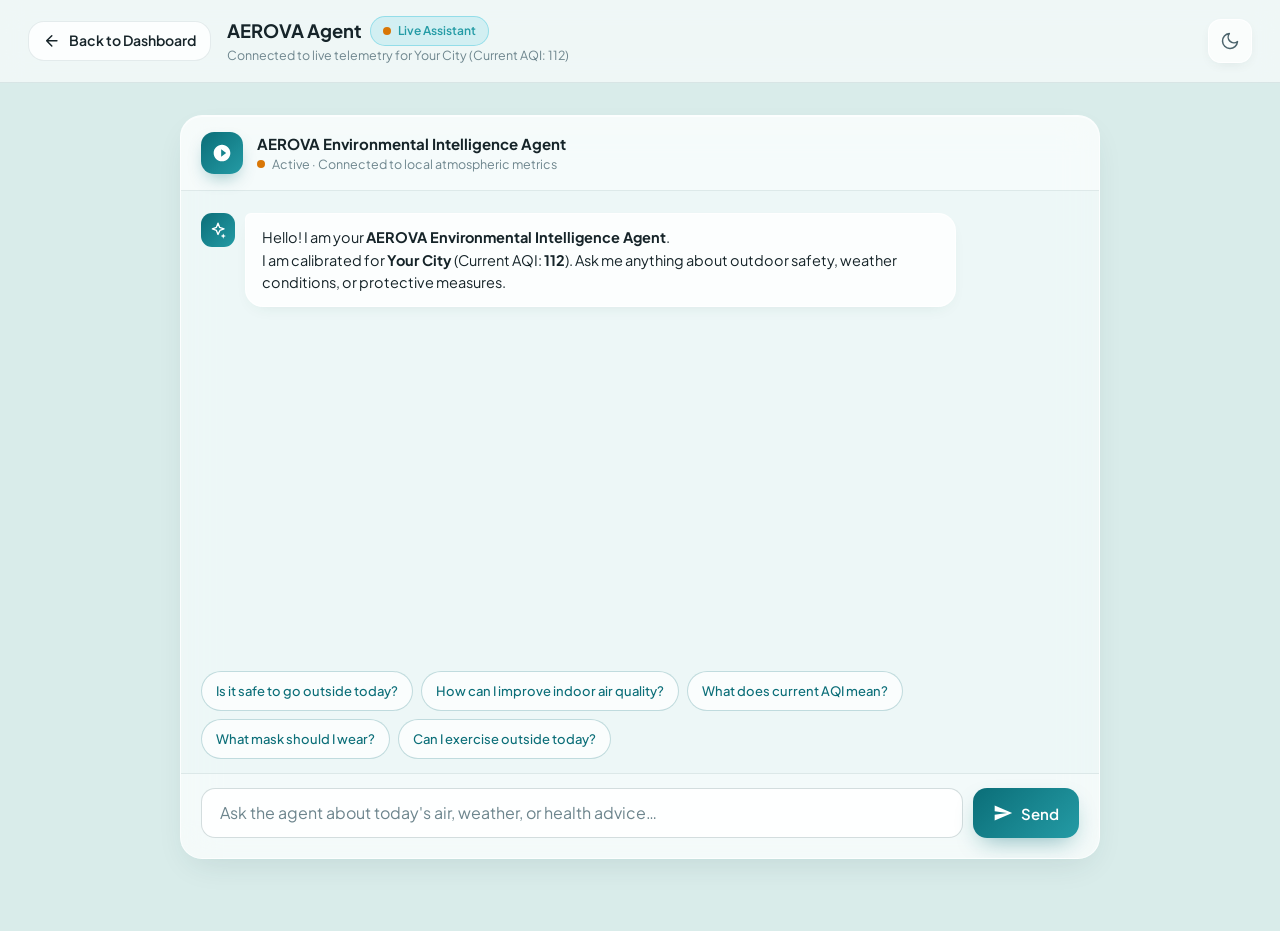
<file: assistant.html>
<!DOCTYPE html>
<html lang="en">
<head>
  <meta charset="utf-8" />
  <meta name="viewport" content="width=device-width, initial-scale=1, viewport-fit=cover" />
  <title>AEROVA – AI Agent &amp; Assistant</title>
  <meta name="description" content="Ask the AEROVA environmental intelligence agent about air quality, weather, health guidance, and outdoor precautions." />
  <meta name="theme-color" content="#d9ecea" id="themeMeta" />
  <link rel="preconnect" href="https://fonts.googleapis.com" />
  <link rel="preconnect" href="https://fonts.gstatic.com" crossorigin />
  <link href="https://fonts.googleapis.com/css2?family=Plus+Jakarta+Sans:wght@400;500;600;700;800&family=JetBrains+Mono:wght@500;600&display=swap" rel="stylesheet" />
  <link rel="stylesheet" href="css/style.css" />
  <style>
    /* Specific styles for standalone Assistant Page */
    .assistant-page {
      min-height: 100vh;
      display: flex;
      flex-direction: column;
      background: var(--bg-0);
      color: var(--text);
    }
    .assistant-header {
      display: flex;
      align-items: center;
      justify-content: space-between;
      padding: 1rem 1.75rem;
      background: var(--surface);
      border-bottom: 1px solid var(--line);
      position: sticky;
      top: 0;
      z-index: 50;
      backdrop-filter: blur(14px);
    }
    .assistant-header__left {
      display: flex;
      align-items: center;
      gap: 1rem;
    }
    .assistant-back-btn {
      display: inline-flex;
      align-items: center;
      gap: 0.5rem;
      padding: 0.5rem 0.9rem;
      border-radius: var(--r-md);
      background: var(--surface-2);
      border: 1px solid var(--line);
      color: var(--text);
      text-decoration: none;
      font-size: 0.88rem;
      font-weight: 600;
      transition: all 0.2s ease;
    }
    .assistant-back-btn:hover {
      background: rgba(6, 182, 212, 0.1);
      border-color: var(--cyan);
      color: var(--cyan);
      transform: translateX(-2px);
    }
    .assistant-header__title-group {
      display: flex;
      flex-direction: column;
    }
    .assistant-header__title {
      font-size: 1.15rem;
      font-weight: 700;
      margin: 0;
      display: flex;
      align-items: center;
      gap: 0.5rem;
    }
    .assistant-header__sub {
      font-size: 0.78rem;
      color: var(--text-mute);
      margin: 0;
    }
    .assistant-main {
      flex: 1;
      max-width: 960px;
      width: 100%;
      margin: 2rem auto;
      padding: 0 1.25rem 2.5rem;
      display: flex;
      flex-direction: column;
      gap: 1.5rem;
    }
    .assistant-card-wrap {
      flex: 1;
      display: flex;
      flex-direction: column;
    }
    .assistant-card-wrap .chat.card {
      flex: 1;
      min-height: 580px;
      border-radius: var(--r-lg);
      box-shadow: var(--shadow);
    }
    .assistant-card-wrap .chat__log {
      height: 480px;
      max-height: calc(100vh - 340px);
    }
    .assistant-agent-badge {
      display: inline-flex;
      align-items: center;
      gap: 0.4rem;
      padding: 0.3rem 0.75rem;
      border-radius: 999px;
      background: rgba(6, 182, 212, 0.12);
      border: 1px solid rgba(6, 182, 212, 0.3);
      color: var(--cyan);
      font-size: 0.75rem;
      font-weight: 600;
    }
    @media (max-width: 768px) {
      .assistant-header {
        padding: 0.85rem 1rem;
      }
      .assistant-main {
        margin: 1rem auto;
        padding: 0 0.85rem 1.5rem;
      }
      .assistant-card-wrap .chat__log {
        height: 380px;
      }
    }
  </style>
</head>
<body class="assistant-page">

  <!-- SVG Sprite -->
  <svg style="display:none;" xmlns="http://www.w3.org/2000/svg">
    <defs>
      <symbol id="i-logo" viewBox="0 0 24 24"><path d="M12 2C6.48 2 2 6.48 2 12s4.48 10 10 10 10-4.48 10-10S17.52 2 12 2zm-1 14.5v-9l6 4.5-6 4.5z" fill="currentColor"/></symbol>
      <symbol id="i-chat" viewBox="0 0 24 24"><path d="M20 2H4a2 2 0 0 0-2 2v18l4-4h14a2 2 0 0 0 2-2V4a2 2 0 0 0-2-2z" fill="none" stroke="currentColor" stroke-width="1.8" stroke-linecap="round" stroke-linejoin="round"/></symbol>
      <symbol id="i-send" viewBox="0 0 24 24"><path d="M2.01 21L23 12 2.01 3 2 10l15 2-15 2z" fill="currentColor"/></symbol>
      <symbol id="i-spark" viewBox="0 0 24 24"><path d="m12 3 2.1 5.4L20 10.5l-5.4 2.1L12 18l-2.1-5.4L4.5 10.5l5.4-2.1L12 3Z" fill="none" stroke="currentColor" stroke-width="1.8" stroke-linejoin="round"/><path d="M19 16.5l1 2.5 2.5 1-2.5 1-1 2.5-1-2.5-2.5-1 2.5-1 1-2.5z" fill="currentColor"/></symbol>
      <symbol id="i-arrow-left" viewBox="0 0 24 24"><path d="M19 12H5M12 19l-7-7 7-7" fill="none" stroke="currentColor" stroke-width="2" stroke-linecap="round" stroke-linejoin="round"/></symbol>
      <symbol id="i-sun" viewBox="0 0 24 24"><circle cx="12" cy="12" r="4.25" fill="none" stroke="currentColor" stroke-width="1.8"/><path d="M12 2.5v2.2M12 19.3v2.2M2.5 12h2.2M19.3 12h2.2M5.3 5.3l1.6 1.6M17.1 17.1l1.6 1.6M5.3 18.7l1.6-1.6M17.1 6.9l1.6-1.6" fill="none" stroke="currentColor" stroke-width="1.8" stroke-linecap="round"/></symbol>
      <symbol id="i-moon" viewBox="0 0 24 24"><path d="M21 12.8A9 9 0 1 1 11.2 3a7 7 0 0 0 9.8 9.8Z" fill="none" stroke="currentColor" stroke-width="1.8" stroke-linecap="round" stroke-linejoin="round"/></symbol>
    </defs>
  </svg>

  <header class="assistant-header">
    <div class="assistant-header__left">
      <a href="index.html" class="assistant-back-btn" aria-label="Back to AEROVA Dashboard">
        <svg class="icon" style="width:1.1rem;height:1.1rem;"><use href="#i-arrow-left"/></svg>
        <span>Back to Dashboard</span>
      </a>
      <div class="assistant-header__title-group">
        <h1 class="assistant-header__title">
          <span>AEROVA Agent</span>
          <span class="assistant-agent-badge"><span class="status-dot"></span> Live Assistant</span>
        </h1>
        <p class="assistant-header__sub" id="assistantCitySub">Query environmental intelligence, AQI guidance, and weather precautions</p>
      </div>
    </div>
    <div class="assistant-header__right">
      <button class="icon-btn" id="themeToggle" type="button" aria-label="Toggle theme">
        <svg class="icon"><use id="themeIconUse" href="#i-moon"/></svg>
      </button>
    </div>
  </header>

  <main class="assistant-main">
    <div class="assistant-card-wrap">
      <div class="chat card">
        <div class="chat__bar">
          <span class="bot-avatar" aria-hidden="true"><svg class="icon"><use href="#i-logo"/></svg></span>
          <div>
            <strong>AEROVA Environmental Intelligence Agent</strong>
            <small><span class="status-dot"></span>Active · Connected to local atmospheric metrics</small>
          </div>
        </div>

        <div class="chat__log" id="chatLog" role="log" aria-live="polite" aria-label="Conversation with AEROVA Agent"></div>

        <div class="chat__suggest" id="chatSuggest" aria-label="Suggested questions">
          <button type="button" class="suggest" data-q="Is it safe to go outside today?">Is it safe to go outside today?</button>
          <button type="button" class="suggest" data-q="How can I improve indoor air quality?">How can I improve indoor air quality?</button>
          <button type="button" class="suggest" id="suggestAqi" data-q="What does the current AQI mean?">What does current AQI mean?</button>
          <button type="button" class="suggest" data-q="What mask should I wear?">What mask should I wear?</button>
          <button type="button" class="suggest" data-q="Can I exercise outside today?">Can I exercise outside today?</button>
        </div>

        <form class="chat__form" id="chatForm" autocomplete="off">
          <label class="sr-only" for="chatInput">Ask the agent anything about today's air quality, weather, or health precautions</label>
          <input class="chat__input" id="chatInput" type="text" placeholder="Ask the agent about today's air, weather, or health advice…" maxlength="300" enterkeyhint="send" />
          <button class="btn btn--primary btn--send" type="submit" aria-label="Send query">
            <svg class="icon"><use href="#i-send"/></svg><span>Send</span>
          </button>
        </form>
      </div>
    </div>
  </main>

  <script src="js/config.js"></script>
  <script src="js/assistant.js"></script>
</body>
</html>
</file>
<file: css/style.css>
/* =========================================================
   AEROVA – Urban Air Quality Assistant
   Frosted mint-teal & soft lavender glassmorphism · vanilla CSS
   ========================================================= */

/* ---------- 1. Design tokens ---------- */
:root {
  /* Surfaces */
  --bg-0: #d9ecea;
  --bg-1: #e4f1ef;
  --bg-2: #edf5f4;
  --surface: rgba(255, 255, 255, 0.58);
  --surface-2: rgba(255, 255, 255, 0.8);
  --surface-solid: #f4f9f9;
  --line: rgba(18, 68, 76, 0.1);
  --line-strong: rgba(18, 68, 76, 0.18);
  --glass-border: rgba(255, 255, 255, 0.8);

  /* Text */
  --text: #162429;
  --text-dim: #4c646c;
  --text-mute: #6d858d;

  /* Accents */
  --emerald: #0b6e78;
  --cyan: #249ba5;
  --blue: #5f7be6;
  --grad: linear-gradient(135deg, #0b6e78 0%, #249ba5 100%);
  --grad-soft: linear-gradient(135deg, rgba(11, 110, 120, 0.14), rgba(36, 155, 165, 0.08));

  /* AQI category colours */
  --aq-good: #16a34a;
  --aq-moderate: #ca8a04;
  --aq-sensitive: #ea580c;
  --aq-unhealthy: #dc2626;
  --aq-very: #9333ea;
  --aq-hazard: #9f1239;

  /* Status */
  --ok: #16a34a;
  --warn: #d97706;
  --bad: #dc2626;

  /* Type */
  --font: "Inter", "Plus Jakarta Sans", "SF Pro Text", "Segoe UI", system-ui, -apple-system, Roboto, sans-serif;
  --font-display: "Plus Jakarta Sans", "Inter", "SF Pro Display", "Segoe UI", system-ui, -apple-system, Roboto, sans-serif;

  /* Shape & motion */
  --r-sm: 10px;
  --r-md: 16px;
  --r-lg: 22px;
  --r-xl: 28px;
  --shadow: 0 12px 34px -12px rgba(19, 58, 66, 0.14), 0 1px 0 rgba(255, 255, 255, 0.65) inset;
  --ease: cubic-bezier(0.22, 1, 0.36, 1);

  /* Layout */
  --sidebar-w: 272px;
  --topbar-h: 72px;
  --pad: clamp(16px, 3vw, 32px);
}

/* ---------- 2. Reset / base ---------- */
*, *::before, *::after { box-sizing: border-box; }
html { scroll-behavior: smooth; scroll-padding-top: calc(var(--topbar-h) + 16px); -webkit-text-size-adjust: 100%; }
body {
  margin: 0;
  font-family: var(--font);
  font-size: 15px;
  line-height: 1.55;
  color: var(--text);
  background:
    radial-gradient(950px 620px at 8% 8%, rgba(169, 214, 211, 0.72), transparent 62%),
    radial-gradient(880px 620px at 94% 18%, rgba(196, 192, 232, 0.65), transparent 60%),
    radial-gradient(760px 560px at 88% 92%, rgba(182, 215, 224, 0.55), transparent 60%),
    linear-gradient(135deg, #d7ebea 0%, #e5f1ef 46%, #dde1f0 100%);
  background-attachment: fixed;
  overflow-x: hidden;
  -webkit-font-smoothing: antialiased;
}
h1, h2, h3, h4, p, ul, ol, dl, dd { margin: 0; }
ul, ol { padding: 0; list-style: none; }
a { color: inherit; text-decoration: none; }
button { font: inherit; color: inherit; cursor: pointer; border: 0; background: none; padding: 0; }
img, svg { max-width: 100%; display: block; }
:focus-visible { outline: 2px solid var(--emerald); outline-offset: 2px; border-radius: 6px; }
::selection { background: rgba(36, 155, 165, 0.25); }

.sr-only { position: absolute; width: 1px; height: 1px; overflow: hidden; clip: rect(0 0 0 0); white-space: nowrap; }
.skip-link { position: absolute; left: 12px; top: -60px; z-index: 200; background: var(--emerald); color: #ffffff; padding: 10px 14px; border-radius: 10px; font-weight: 600; transition: top 0.2s; }
.skip-link:focus { top: 12px; }

.icon { width: 20px; height: 20px; flex: none; }
.icon--sm { width: 14px; height: 14px; }
.icon--xl { width: 44px; height: 44px; }

.grad-text { background: var(--grad); -webkit-background-clip: text; background-clip: text; color: transparent; }

/* ---------- 3. App shell ---------- */
.app { display: grid; grid-template-columns: var(--sidebar-w) minmax(0, 1fr); min-height: 100vh; }
.content { min-width: 0; display: flex; flex-direction: column; }
main { padding: 0 var(--pad) 40px; outline: none; width: 100%; max-width: 1280px; margin: 0 auto; }

/* ---------- 4. Sidebar ---------- */
.sidebar {
  position: sticky; top: 0; height: 100vh; height: 100dvh;
  display: flex; flex-direction: column; gap: 24px;
  padding: 22px 16px 18px;
  background: rgba(255, 255, 255, 0.44);
  backdrop-filter: blur(20px) saturate(140%); -webkit-backdrop-filter: blur(20px) saturate(140%);
  border-right: 1px solid rgba(255, 255, 255, 0.7);
  z-index: 60;
}
.sidebar__top { display: flex; align-items: center; justify-content: space-between; padding: 0 6px; }
.brand { display: flex; align-items: center; gap: 12px; }
.brand__mark {
  width: 42px; height: 42px; border-radius: 13px; display: grid; place-items: center;
  background: var(--grad); color: #ffffff;
  box-shadow: 0 10px 22px -8px rgba(11, 110, 120, 0.5);
}
.brand__mark .icon { width: 26px; height: 26px; }
.brand__text { display: flex; flex-direction: column; line-height: 1.1; }
.brand__name { font-family: var(--font-display); font-weight: 800; letter-spacing: 0.16em; font-size: 17px; color: var(--text); }
.brand__sub { font-size: 11px; color: var(--text-mute); letter-spacing: 0.08em; margin-top: 3px; text-transform: uppercase; }

.nav { display: flex; flex-direction: column; gap: 4px; }
.nav__label { font-size: 11px; text-transform: uppercase; letter-spacing: 0.12em; color: var(--text-mute); padding: 0 12px 8px; }
.nav__link {
  position: relative; display: flex; align-items: center; gap: 12px;
  padding: 12px 14px; border-radius: 14px; min-height: 46px;
  color: #2f5c63; font-weight: 500;
  transition: background 0.25s var(--ease), color 0.25s var(--ease), box-shadow 0.25s var(--ease), transform 0.25s var(--ease);
}
.nav__link .icon { color: #16848d; transition: color 0.25s var(--ease); }
.nav__link:hover { background: rgba(255, 255, 255, 0.62); color: var(--text); }
.nav__link.is-active {
  background: var(--grad); color: #ffffff; font-weight: 600;
  box-shadow: 0 10px 22px -8px rgba(11, 110, 120, 0.48);
}
.nav__link.is-active .icon { color: #ffffff; }

.sidebar__bottom { margin-top: auto; display: flex; flex-direction: column; gap: 12px; }
.demo-note {
  display: flex; gap: 10px; align-items: flex-start; padding: 12px; border-radius: var(--r-md);
  background: rgba(245, 158, 11, 0.14); border: 1px solid rgba(217, 119, 6, 0.28);
  font-size: 12.5px; color: #7c4a03; line-height: 1.45;
}
.demo-note .icon { width: 18px; height: 18px; margin-top: 1px; }
.profile {
  display: flex; align-items: center; gap: 12px; padding: 10px; border-radius: 14px; text-align: left; width: 100%;
  background: rgba(255, 255, 255, 0.56); border: 1px solid rgba(255, 255, 255, 0.85);
  box-shadow: 0 6px 18px -10px rgba(19, 58, 66, 0.16);
  transition: background 0.2s, border-color 0.2s, transform 0.2s var(--ease);
}
.profile:hover { background: rgba(255, 255, 255, 0.85); transform: translateY(-1px); }
.profile__text { display: flex; flex-direction: column; min-width: 0; }
.profile__name { font-weight: 600; font-size: 14px; color: var(--text); }
.profile__meta { font-size: 12px; color: var(--text-mute); white-space: nowrap; overflow: hidden; text-overflow: ellipsis; }

.avatar {
  width: 40px; height: 40px; border-radius: 50%; display: grid; place-items: center; flex: none;
  font-weight: 700; font-size: 13px; letter-spacing: 0.04em; color: #ffffff; background: var(--grad);
}
.avatar--btn { width: 42px; height: 42px; transition: transform 0.2s var(--ease), box-shadow 0.2s; box-shadow: 0 6px 16px -6px rgba(11, 110, 120, 0.4); }
.avatar--btn:hover { transform: scale(1.06); box-shadow: 0 0 0 4px rgba(36, 155, 165, 0.22); }

.sidebar__close.icon-btn { display: none; }

/* ---------- 5. Topbar ---------- */
.topbar {
  position: sticky; top: 0; z-index: 50; height: var(--topbar-h);
  display: flex; align-items: center; gap: 14px; padding: 0 var(--pad);
  background: rgba(226, 240, 239, 0.72); backdrop-filter: blur(18px) saturate(140%); -webkit-backdrop-filter: blur(18px) saturate(140%);
  border-bottom: 1px solid rgba(255, 255, 255, 0.7);
}
.topbar__title { font-family: var(--font-display); font-size: clamp(18px, 2.4vw, 22px); font-weight: 700; letter-spacing: -0.01em; white-space: nowrap; overflow: hidden; text-overflow: ellipsis; color: var(--text); }
.topbar__actions { margin-left: auto; display: flex; align-items: center; gap: 10px; }
.menu-toggle.icon-btn { display: none; }

.icon-btn {
  position: relative; width: 44px; height: 44px; display: grid; place-items: center; border-radius: 13px;
  background: rgba(255, 255, 255, 0.65); border: 1px solid rgba(255, 255, 255, 0.88); color: var(--text-dim);
  box-shadow: 0 4px 14px -6px rgba(19, 58, 66, 0.14);
  transition: background 0.2s, color 0.2s, border-color 0.2s, transform 0.2s var(--ease);
}
.icon-btn:hover { background: rgba(255, 255, 255, 0.92); color: var(--emerald); border-color: #ffffff; }
.icon-btn:active { transform: scale(0.95); }
.theme-btn { overflow: hidden; }
.theme-btn.is-to-dark .icon { animation: sunRotateIn 0.55s var(--ease); }
.theme-btn.is-to-light .icon { animation: moonSlideIn 0.45s var(--ease); }

.chip {
  display: inline-flex; align-items: center; gap: 8px; padding: 7px 12px; border-radius: 999px; font-size: 12px; font-weight: 600; white-space: nowrap;
}
.chip--demo { color: #8a5300; background: rgba(245, 158, 11, 0.16); border: 1px solid rgba(217, 119, 6, 0.35); }
.chip__short { display: none; }
.chip__dot { width: 7px; height: 7px; border-radius: 50%; background: var(--warn); box-shadow: 0 0 0 0 rgba(217, 119, 6, 0.5); animation: pulse 2s infinite; }

.select-btn {
  display: inline-flex; align-items: center; gap: 8px; height: 44px; padding: 0 14px; border-radius: 13px; font-weight: 500;
  background: rgba(255, 255, 255, 0.65); border: 1px solid rgba(255, 255, 255, 0.88); color: var(--text);
  box-shadow: 0 4px 14px -6px rgba(19, 58, 66, 0.14);
  transition: background 0.2s, border-color 0.2s;
}
.select-btn:hover { background: rgba(255, 255, 255, 0.92); border-color: #ffffff; }
.select-btn .icon:first-child { color: var(--emerald); }
.select-btn .chev { transition: transform 0.25s var(--ease); color: var(--text-dim); }
.select-btn[aria-expanded="true"] .chev { transform: rotate(180deg); }

/* Dropdowns */
.dropdown { position: relative; }
.dropdown__menu {
  position: absolute; top: calc(100% + 10px); left: 0; min-width: 230px; z-index: 80;
  background: rgba(246, 251, 251, 0.96); backdrop-filter: blur(20px); -webkit-backdrop-filter: blur(20px);
  border: 1px solid rgba(255, 255, 255, 0.95); border-radius: var(--r-md);
  box-shadow: 0 18px 44px -14px rgba(19, 58, 66, 0.22); padding: 6px;
  animation: pop 0.22s var(--ease);
}
.dropdown--right .dropdown__menu { left: auto; right: 0; }
.dropdown__menu[hidden] { display: none; }
#locationMenu li { padding: 11px 12px; border-radius: 10px; cursor: pointer; color: var(--text-dim); min-height: 44px; display: flex; align-items: center; justify-content: space-between; gap: 10px; }
#locationMenu li:hover, #locationMenu li:focus-visible { background: rgba(11, 110, 120, 0.08); color: var(--text); outline: none; }
#locationMenu li[aria-selected="true"] { color: var(--emerald); font-weight: 600; background: rgba(11, 110, 120, 0.12); }
#locationMenu li[aria-selected="true"]::after { content: "✓"; color: var(--emerald); font-weight: 700; }

/* Location panel: search, "use my location", recently searched & suggested cities */
.loc-panel { width: min(360px, calc(100vw - 32px)); padding: 10px; background: rgba(244, 250, 250, 0.98); backdrop-filter: none; -webkit-backdrop-filter: none; }
.loc-search { display: flex; align-items: center; gap: 10px; padding: 0 12px; border-radius: 12px; background: rgba(255, 255, 255, 0.9); border: 1px solid var(--line-strong); transition: border-color 0.2s, box-shadow 0.2s; }
.loc-search:focus-within { border-color: var(--emerald); box-shadow: 0 0 0 3px rgba(36, 155, 165, 0.18); }
.loc-search .icon { color: var(--text-mute); }
.loc-search input { flex: 1; min-width: 0; min-height: 46px; background: none; border: 0; outline: 0; color: var(--text); font: inherit; font-size: 16px; /* 16px stops iOS zoom */ }
.loc-search input::placeholder { color: var(--text-mute); }
.loc-track { display: flex; align-items: center; gap: 12px; width: 100%; margin-top: 8px; padding: 10px 12px; min-height: 56px; border-radius: 12px; text-align: left; background: var(--grad-soft); border: 1px solid rgba(11, 110, 120, 0.22); transition: border-color 0.2s, transform 0.2s var(--ease); }
.loc-track:hover { border-color: var(--emerald); transform: translateY(-1px); }
.loc-track .icon { width: 22px; height: 22px; color: var(--emerald); }
.loc-track strong { display: block; font-size: 14px; color: var(--text); }
.loc-track small { display: block; color: var(--text-mute); font-size: 12px; line-height: 1.35; }
.loc-track.is-busy { opacity: 0.75; pointer-events: none; }
.loc-track.is-busy .icon { animation: spin 1s linear infinite; }
.loc-lists { max-height: min(44vh, 320px); overflow-y: auto; overscroll-behavior: contain; }
.loc-group[hidden] { display: none; }
.loc-heading-row { display: flex; align-items: center; justify-content: space-between; padding: 14px 8px 6px; }
.loc-heading-row .loc-heading { padding: 0; }
.loc-clear { font-size: 11px; padding: 2px 4px; }
.loc-clear[hidden] { display: none; }
.loc-heading { padding: 14px 8px 6px; font-size: 11px; text-transform: uppercase; letter-spacing: 0.12em; color: var(--text-mute); }
.loc-list[hidden], .loc-empty[hidden] { display: none; }
.loc-item { min-width: 0; }
.loc-item strong { font-weight: 600; color: inherit; }
.loc-item small { display: block; color: var(--text-mute); font-size: 12px; }
.loc-empty { padding: 10px 8px 12px; color: var(--text-dim); font-size: 13.5px; overflow-wrap: anywhere; }
.loc-empty--muted { padding: 4px 8px 6px; color: var(--text-mute); font-size: 12.5px; }

.notif-btn.has-ping { color: var(--emerald); }
.notif-badge {
  position: absolute; top: -5px; right: -5px; min-width: 20px; height: 20px; padding: 0 5px; border-radius: 999px;
  background: var(--bad); color: #fff; font-size: 11px; font-weight: 700; display: grid; place-items: center; border: 2px solid #e6f2f1;
}
.notif-badge[hidden] { display: none; }
.notif-panel { width: min(360px, calc(100vw - 32px)); padding: 0; overflow: hidden; }
.notif-panel__head { display: flex; justify-content: space-between; align-items: center; padding: 14px 16px; border-bottom: 1px solid var(--line); }
.link-btn { color: var(--emerald); font-size: 13px; font-weight: 600; padding: 6px 4px; }
.link-btn:hover { text-decoration: underline; }
.notif { display: flex; gap: 12px; padding: 14px 16px; border-bottom: 1px solid var(--line); transition: background 0.2s; cursor: pointer; }
.notif p { font-size: 14px; font-weight: 500; color: var(--text); }
.notif small { color: var(--text-mute); font-size: 12px; }
.notif.is-unread { background: rgba(11, 110, 120, 0.07); }
.notif__dot { width: 9px; height: 9px; border-radius: 50%; margin-top: 6px; flex: none; }
.notif__dot--bad { background: var(--bad); }
.notif__dot--warn { background: var(--warn); }
.notif__dot--ok { background: var(--ok); }
.notif-panel__foot { padding: 12px 16px; font-size: 12px; color: var(--text-mute); }

/* ---------- 6. Generic building blocks ---------- */
.section { padding-top: clamp(28px, 4vw, 48px); }
.section--hero { padding-top: clamp(20px, 3vw, 32px); }
.section__head { display: flex; align-items: flex-start; justify-content: space-between; gap: 16px; margin-bottom: 20px; flex-wrap: wrap; }
.section__title { font-family: var(--font-display); font-size: clamp(22px, 3vw, 28px); font-weight: 700; letter-spacing: -0.02em; color: var(--text); }
.section__sub { color: var(--text-dim); margin-top: 4px; }

.card {
  position: relative;
  background: var(--surface);
  backdrop-filter: blur(18px) saturate(135%); -webkit-backdrop-filter: blur(18px) saturate(135%);
  border: 1px solid var(--glass-border); border-radius: var(--r-lg); padding: clamp(18px, 2.4vw, 26px); box-shadow: var(--shadow);
  transition: border-color 0.3s var(--ease), transform 0.3s var(--ease), background 0.3s var(--ease);
}
.card__head { display: flex; align-items: center; justify-content: space-between; gap: 12px; margin-bottom: 18px; }
.card__head--wrap { flex-wrap: wrap; align-items: flex-start; }
.card__title { font-size: 16px; font-weight: 600; color: var(--text); }
.card__sub { color: var(--text-mute); font-size: 13px; margin-top: 2px; }

.glass {
  background: var(--grad);
  border: 1px solid rgba(255, 255, 255, 0.35);
}

.tag { display: inline-flex; align-items: center; gap: 6px; padding: 5px 10px; border-radius: 999px; font-size: 11px; font-weight: 700; letter-spacing: 0.06em; text-transform: uppercase; white-space: nowrap; }
.tag--sample { color: #8a5300; background: rgba(245, 158, 11, 0.14); border: 1px dashed rgba(217, 119, 6, 0.45); }
.tag--demo { color: #3b53b5; background: rgba(95, 123, 230, 0.12); border: 1px dashed rgba(95, 123, 230, 0.45); }

.btn {
  display: inline-flex; align-items: center; justify-content: center; gap: 8px; min-height: 48px; padding: 0 22px; border-radius: 14px; font-weight: 600;
  transition: transform 0.25s var(--ease), box-shadow 0.25s var(--ease), background 0.25s;
}
.btn--primary { background: var(--grad); color: #ffffff; box-shadow: 0 10px 24px -8px rgba(11, 110, 120, 0.48); }
.btn--primary:hover { transform: translateY(-2px); box-shadow: 0 14px 30px -8px rgba(11, 110, 120, 0.6); }
.btn--primary:active { transform: translateY(0); }
.btn--ghost { border: 1px solid var(--line-strong); background: rgba(255, 255, 255, 0.68); color: var(--text); }
.btn--ghost:hover { background: rgba(255, 255, 255, 0.94); transform: translateY(-2px); }

.notice { display: flex; gap: 10px; align-items: flex-start; padding: 12px 14px; border-radius: var(--r-md); margin-bottom: 20px; font-size: 13.5px; color: #2f4587; background: rgba(95, 123, 230, 0.1); border: 1px solid rgba(95, 123, 230, 0.26); }
.notice .icon { width: 18px; height: 18px; margin-top: 1px; color: var(--blue); }

.grid { display: grid; gap: clamp(14px, 2vw, 22px); }

/* ---------- 7. Pro Commercial Overview Section ---------- */
.section--overview {
  padding-top: clamp(14px, 2.2vw, 24px);
}

/* Breadcrumbs */
.pro-breadcrumbs {
  display: flex;
  align-items: center;
  flex-wrap: wrap;
  gap: 8px;
  font-size: 13px;
  margin-bottom: 14px;
}
.pro-breadcrumbs .crumb {
  display: inline-flex;
  align-items: center;
  gap: 6px;
  color: #0284c7;
  font-weight: 500;
  transition: color 0.2s;
}
.pro-breadcrumbs .crumb .icon { width: 14px; height: 14px; }
.pro-breadcrumbs .crumb-sep {
  color: var(--text-mute);
  opacity: 0.5;
  font-size: 14px;
}
.pro-breadcrumbs .crumb--active {
  color: var(--text-dim);
  font-weight: 600;
}

/* Header & Meta Row */
.page-meta-row {
  display: flex;
  align-items: flex-start;
  justify-content: space-between;
  gap: 20px;
  margin-bottom: 20px;
  flex-wrap: wrap;
}
.page-meta-left {
  max-width: 820px;
}
.live-pulse-badge {
  display: inline-flex;
  align-items: center;
  gap: 6px;
  background: #dc2626;
  color: #ffffff;
  font-size: 11px;
  font-weight: 800;
  letter-spacing: 0.08em;
  padding: 3px 10px;
  border-radius: 999px;
  margin-bottom: 8px;
  box-shadow: 0 0 14px rgba(220, 38, 38, 0.45);
}
.live-dot {
  width: 7px;
  height: 7px;
  border-radius: 50%;
  background: #ffffff;
  animation: pulse 1.8s infinite;
}
.main-page-title {
  font-family: var(--font-display);
  font-size: clamp(22px, 2.8vw, 32px);
  font-weight: 800;
  letter-spacing: -0.025em;
  color: var(--text);
  line-height: 1.22;
  margin: 0;
}
.main-page-sub {
  font-size: 14.5px;
  color: var(--text-dim);
  margin-top: 5px;
}
.main-page-updated {
  font-size: 12.5px;
  color: var(--text-mute);
  margin-top: 4px;
  font-style: normal;
}
.page-meta-actions {
  display: flex;
  align-items: center;
  gap: 10px;
}
.btn-pill-action {
  display: inline-flex;
  align-items: center;
  gap: 8px;
  height: 40px;
  padding: 0 16px;
  border-radius: 999px;
  background: rgba(255, 255, 255, 0.65);
  border: 1px solid var(--line-strong);
  color: var(--text);
  font-size: 13px;
  font-weight: 600;
  box-shadow: 0 4px 12px -4px rgba(0, 0, 0, 0.08);
  transition: all 0.2s var(--ease);
}
.btn-pill-action:hover {
  background: rgba(255, 255, 255, 0.95);
  border-color: #0284c7;
  color: #0284c7;
  transform: translateY(-1px);
}
.btn-pill-action.is-busy {
  opacity: 0.85;
  pointer-events: none;
  border-color: #0284c7;
  color: #0284c7;
}
.btn-pill-action.is-busy .icon {
  animation: spin 0.9s linear infinite;
}
.icon-circle-btn {
  width: 40px;
  height: 40px;
  border-radius: 50%;
  display: grid;
  place-items: center;
  background: rgba(255, 255, 255, 0.65);
  border: 1px solid var(--line-strong);
  color: var(--text-dim);
  transition: all 0.2s var(--ease);
}
.icon-circle-btn:hover {
  background: rgba(255, 255, 255, 0.95);
  color: var(--text);
  transform: translateY(-1px);
}

/* Filter Switcher Bar */
.filter-bar {
  display: flex;
  align-items: center;
  justify-content: space-between;
  gap: 16px;
  margin-bottom: 22px;
  overflow-x: auto;
  padding-bottom: 4px;
  scrollbar-width: none;
}
.filter-bar::-webkit-scrollbar { display: none; }
.filter-bar__group, .filter-bar__pills {
  display: flex;
  align-items: center;
  gap: 8px;
}
.filter-pill {
  display: inline-flex;
  align-items: center;
  gap: 6px;
  height: 38px;
  padding: 0 16px;
  border-radius: 999px;
  border: 1px solid var(--line-strong);
  background: rgba(255, 255, 255, 0.55);
  color: var(--text-dim);
  font-size: 13px;
  font-weight: 600;
  white-space: nowrap;
  transition: all 0.2s var(--ease);
}
.filter-pill:hover {
  background: rgba(255, 255, 255, 0.9);
  color: var(--text);
  border-color: var(--text-dim);
}
.filter-pill.is-active {
  background: #0284c7;
  color: #ffffff;
  border-color: #0284c7;
  box-shadow: 0 4px 16px -2px rgba(2, 132, 199, 0.45);
}

/* Mega Hero Card */
.mega-hero-card {
  position: relative;
  border-radius: var(--r-xl);
  padding: clamp(20px, 3.2vw, 34px);
  margin-bottom: 28px;
  overflow: hidden;
  display: grid;
  grid-template-columns: minmax(0, 1.4fr) minmax(320px, 0.92fr);
  gap: clamp(22px, 3vw, 36px);
  align-items: stretch;
  background: linear-gradient(135deg, rgba(255, 255, 255, 0.85) 0%, rgba(240, 249, 248, 0.8) 55%, rgba(234, 238, 252, 0.78) 100%);
  backdrop-filter: blur(24px) saturate(140%);
  -webkit-backdrop-filter: blur(24px) saturate(140%);
  border: 1px solid rgba(255, 255, 255, 0.9);
  box-shadow: 0 20px 48px -14px rgba(19, 58, 66, 0.16);
  transition: background 0.5s var(--ease), border-color 0.5s;
}
.mega-hero-card.is-changing {
  animation: heroPulse 0.45s var(--ease);
}
@keyframes heroPulse {
  0% { opacity: 0.75; transform: scale(0.995); }
  100% { opacity: 1; transform: scale(1); }
}
.mega-hero-card::before {
  content: "";
  position: absolute;
  inset: 0;
  background: radial-gradient(circle at 18% 30%, var(--hero-ambient, rgba(220, 38, 38, 0.08)), transparent 62%);
  pointer-events: none;
  transition: background 0.6s var(--ease);
}
.mega-hero-main {
  position: relative;
  z-index: 1;
  display: flex;
  flex-direction: column;
}
.mega-hero-badge-row {
  display: flex;
  align-items: center;
  justify-content: space-between;
  gap: 12px;
  margin-bottom: 14px;
}
.live-indicator {
  display: inline-flex;
  align-items: center;
  gap: 8px;
  font-size: 13px;
  font-weight: 700;
  letter-spacing: 0.04em;
  color: var(--aq-unhealthy);
  text-transform: uppercase;
}
.pulse-ring {
  width: 9px;
  height: 9px;
  border-radius: 50%;
  background: currentColor;
  box-shadow: 0 0 0 0 currentColor;
  animation: pulseRing 2s infinite;
}
@keyframes pulseRing {
  0% { transform: scale(0.95); box-shadow: 0 0 0 0 rgba(220, 38, 38, 0.7); }
  70% { transform: scale(1); box-shadow: 0 0 0 8px rgba(220, 38, 38, 0); }
  100% { transform: scale(0.95); box-shadow: 0 0 0 0 rgba(220, 38, 38, 0); }
}

.station-meta-tag {
  display: inline-flex;
  align-items: center;
  gap: 6px;
  font-size: 11.5px;
  font-weight: 600;
  color: var(--text-dim);
  padding: 3px 10px;
  border-radius: 999px;
  background: rgba(255, 255, 255, 0.65);
  border: 1px solid var(--line);
  white-space: nowrap;
  overflow: hidden;
  text-overflow: ellipsis;
  max-width: 320px;
}
.station-meta-tag .icon { color: var(--emerald); }

/* Circular Gauge + Big AQI Display */
.hero-aqi-row {
  display: flex;
  align-items: center;
  gap: clamp(16px, 3.2vw, 36px);
  flex-wrap: wrap;
  margin-bottom: 16px;
}
.hero-gauge-container {
  display: flex;
  align-items: center;
  justify-content: center;
  flex: none;
}
.hero-gauge {
  position: relative;
  width: clamp(130px, 15vw, 170px);
  aspect-ratio: 1;
}
.hero-gauge svg {
  width: 100%;
  height: 100%;
  transform: rotate(-90deg);
}
.hero-gauge .gauge__track {
  stroke: rgba(18, 68, 76, 0.1);
  stroke-width: 14;
}
.hero-gauge .gauge__value {
  stroke-linecap: round;
  stroke-width: 14;
  transition: stroke-dashoffset 1.4s var(--ease);
}
.hero-gauge .gauge__center {
  position: absolute;
  inset: 0;
  display: flex;
  flex-direction: column;
  align-items: center;
  justify-content: center;
}
.hero-gauge .hero-aqi-number {
  font-family: var(--font-display);
  font-size: clamp(42px, 5.5vw, 56px);
  font-weight: 800;
  line-height: 0.95;
  letter-spacing: -0.04em;
  font-variant-numeric: tabular-nums;
  color: var(--pill-c, var(--aq-unhealthy));
}
.hero-gauge .hero-aqi-unit {
  font-size: 11px;
  font-weight: 700;
  letter-spacing: 0.1em;
  text-transform: uppercase;
  color: var(--text-mute);
  margin-top: 4px;
}
.hero-aqi-status-box {
  display: flex;
  flex-direction: column;
  gap: 6px;
  min-width: 0;
}
.hero-status-caption {
  font-size: 11.5px;
  text-transform: uppercase;
  letter-spacing: 0.1em;
  color: var(--text-mute);
  font-weight: 600;
}
.hero-status-pill {
  font-size: clamp(16px, 1.8vw, 22px);
  font-weight: 800;
  letter-spacing: -0.01em;
  padding: 8px 18px;
  box-shadow: 0 4px 18px -4px color-mix(in srgb, var(--pill-c) 35%, transparent);
}
.hero-primary-pol {
  font-size: 13.5px;
  color: var(--text-dim);
  margin-top: 2px;
}
.hero-primary-pol strong {
  color: var(--text);
}

/* Pollutant Sub-metrics */
.hero-pollutants-row {
  display: grid;
  grid-template-columns: repeat(auto-fit, minmax(110px, 1fr));
  gap: 8px;
  margin: 12px 0 16px;
}
.hero-pol-chip {
  display: flex;
  flex-direction: column;
  gap: 2px;
  padding: 8px 12px;
  border-radius: var(--r-sm);
  background: rgba(255, 255, 255, 0.55);
  border: 1px solid var(--line);
  backdrop-filter: blur(8px);
}
.pol-chip-label {
  font-size: 11px;
  font-weight: 700;
  text-transform: uppercase;
  letter-spacing: 0.06em;
  color: var(--text-mute);
}
.pol-chip-val {
  font-size: 13.5px;
  font-weight: 700;
  color: var(--text);
}

/* Scale & Labels */
.aqi-scale--hero {
  margin-top: 14px;
  padding-top: 14px;
  border-top: 1px solid var(--line);
}
.hero-scale-labels {
  display: flex;
  justify-content: space-between;
  align-items: baseline;
  gap: 4px;
  margin-top: 6px;
  font-size: 11.5px;
  font-weight: 600;
  color: var(--text-dim);
}
.hero-scale-labels span {
  display: flex;
  flex-direction: column;
  align-items: center;
}
.hero-scale-labels small {
  font-size: 10.5px;
  color: var(--text-mute);
  margin-top: 1px;
}
.hero-health-text {
  margin-top: 14px;
  font-size: 14.5px;
  line-height: 1.5;
  color: var(--text-dim);
  max-width: 58ch;
}

/* Right Side: Weather Capsule + Mini AQI Map */
.mega-hero-side {
  position: relative;
  z-index: 1;
  display: flex;
  flex-direction: column;
  gap: 16px;
}
.hero-weather-capsule {
  border-radius: var(--r-lg);
  padding: 18px;
  background: rgba(255, 255, 255, 0.65);
  border: 1px solid rgba(255, 255, 255, 0.9);
  backdrop-filter: blur(14px);
  -webkit-backdrop-filter: blur(14px);
  box-shadow: 0 8px 24px -8px rgba(19, 58, 66, 0.1);
  display: flex;
  flex-direction: column;
  gap: 16px;
}
.capsule-top {
  display: flex;
  align-items: center;
  justify-content: space-between;
}
.capsule-weather-main {
  display: flex;
  align-items: center;
  gap: 14px;
}
.capsule-icon {
  width: 50px;
  height: 50px;
  border-radius: 14px;
  display: grid;
  place-items: center;
  background: var(--grad-soft);
  color: #0284c7;
  border: 1px solid rgba(2, 132, 199, 0.25);
}
.capsule-icon .icon { width: 28px; height: 28px; }
.capsule-temp-block {
  display: flex;
  flex-direction: column;
}
.capsule-temp {
  font-family: var(--font-display);
  font-size: 32px;
  font-weight: 800;
  line-height: 1;
  letter-spacing: -0.03em;
  color: var(--text);
}
.capsule-cond {
  font-size: 13px;
  font-weight: 500;
  color: var(--text-dim);
  margin-top: 3px;
}
.capsule-link {
  width: 36px;
  height: 36px;
  border-radius: 50%;
  display: grid;
  place-items: center;
  background: rgba(255, 255, 255, 0.7);
  border: 1px solid var(--line-strong);
  color: var(--text-dim);
  transition: all 0.2s;
}
.capsule-link:hover {
  background: #0284c7;
  color: #fff;
  border-color: #0284c7;
}
.capsule-metrics {
  display: grid;
  grid-template-columns: repeat(3, 1fr);
  gap: 8px;
  padding-top: 12px;
  border-top: 1px solid var(--line);
}
.capsule-metric-item {
  display: flex;
  align-items: center;
  gap: 8px;
}
.capsule-metric-item .icon {
  color: #0284c7;
  width: 16px;
  height: 16px;
  flex: none;
}
.metric-lbl {
  display: block;
  font-size: 11px;
  text-transform: uppercase;
  letter-spacing: 0.06em;
  color: var(--text-mute);
}
.metric-val {
  display: block;
  font-size: 13.5px;
  font-weight: 700;
  color: var(--text);
  margin-top: 1px;
}

/* Mini AQI Map Preview Card */
.hero-map-card {
  position: relative;
  min-height: 160px;
  border-radius: var(--r-lg);
  overflow: hidden;
  background: #0f172a;
  border: 1px solid rgba(255, 255, 255, 0.15);
  box-shadow: 0 8px 24px -8px rgba(0, 0, 0, 0.35);
  display: flex;
  flex-direction: column;
  justify-content: space-between;
  padding: 12px;
}
.hero-map-canvas {
  position: absolute;
  inset: 0;
  overflow: hidden;
}
.map-grid-layer {
  position: absolute;
  inset: 0;
  opacity: 0.25;
  background-image:
    linear-gradient(to right, rgba(56, 189, 248, 0.15) 1px, transparent 1px),
    linear-gradient(to bottom, rgba(56, 189, 248, 0.15) 1px, transparent 1px);
  background-size: 24px 24px;
}
.map-radar {
  position: absolute;
  top: 45%;
  left: 50%;
  width: 120px;
  height: 120px;
  margin: -60px 0 0 -60px;
  border-radius: 50%;
  border: 1px solid rgba(56, 189, 248, 0.4);
  background: radial-gradient(circle, rgba(56, 189, 248, 0.15) 0%, transparent 70%);
  animation: radarWave 3s ease-out infinite;
  pointer-events: none;
}
@keyframes radarWave {
  0% { transform: scale(0.2); opacity: 0.9; }
  100% { transform: scale(1.6); opacity: 0; }
}
.map-sensor {
  position: absolute;
  width: 26px;
  height: 26px;
  border-radius: 50%;
  transform: translate(-50%, -50%);
  background: var(--pill-c, var(--aq-unhealthy));
  box-shadow: 0 0 12px var(--pill-c, var(--aq-unhealthy));
  display: grid;
  place-items: center;
  color: #fff;
  font-size: 10px;
  font-weight: 800;
  border: 2px solid #fff;
  transition: transform 0.2s;
}
.map-sensor::after {
  content: var(--val);
}
.map-sensor:hover {
  transform: translate(-50%, -50%) scale(1.2);
  z-index: 10;
}
.hero-map-header {
  position: relative;
  z-index: 2;
  display: flex;
  align-items: center;
  justify-content: space-between;
}
.hero-map-tag {
  display: inline-flex;
  align-items: center;
  gap: 6px;
  padding: 4px 10px;
  border-radius: 999px;
  background: rgba(15, 23, 42, 0.85);
  border: 1px solid rgba(255, 255, 255, 0.2);
  color: #fff;
  font-size: 11px;
  font-weight: 700;
  letter-spacing: 0.04em;
  backdrop-filter: blur(8px);
}
.map-expand-btn {
  width: 26px;
  height: 26px;
  border-radius: 50%;
  display: grid;
  place-items: center;
  background: rgba(15, 23, 42, 0.85);
  color: #cbd5e1;
  border: 1px solid rgba(255, 255, 255, 0.2);
}
.hero-map-footer {
  position: relative;
  z-index: 2;
  display: inline-flex;
  align-items: center;
  gap: 6px;
  padding: 4px 10px;
  border-radius: 999px;
  background: rgba(15, 23, 42, 0.88);
  border: 1px solid rgba(255, 255, 255, 0.2);
  color: #fff;
  font-size: 12px;
  font-weight: 600;
  align-self: flex-start;
  backdrop-filter: blur(8px);
}
.hero-map-footer .icon { color: #38bdf8; }

@media (max-width: 1024px) {
  .mega-hero-card {
    grid-template-columns: 1fr;
    padding: clamp(18px, 3.5vw, 24px);
  }
}

/* ---------- 8. Weather Dashboard Component Styles ---------- */
.section--weather {
  padding-top: clamp(24px, 3.5vw, 42px);
}
.weather-dashboard-layout {
  display: grid;
  grid-template-columns: minmax(0, 1.05fr) minmax(0, 1.35fr);
  gap: clamp(16px, 2.5vw, 28px);
  align-items: start;
}
.weather-overview-card {
  position: relative;
  overflow: hidden;
  display: flex;
  flex-direction: column;
  gap: 18px;
}
.weather-loc-badge {
  display: inline-flex;
  align-items: center;
  gap: 6px;
  font-size: 13.5px;
  font-weight: 700;
  color: var(--emerald);
}
.tag--live-pulse {
  color: #0b636b;
  background: rgba(11, 110, 120, 0.12);
  border: 1px solid rgba(11, 110, 120, 0.35);
  font-size: 11px;
}
.weather-hero-row {
  display: flex;
  align-items: center;
  justify-content: space-between;
  gap: 16px;
}
.weather-temp-massive {
  font-family: var(--font-display);
  font-size: clamp(52px, 7vw, 76px);
  font-weight: 800;
  line-height: 0.95;
  letter-spacing: -0.04em;
  color: var(--text);
}
.wx-deg-unit {
  font-size: clamp(24px, 3vw, 32px);
  font-weight: 600;
  color: var(--text-dim);
  margin-left: 2px;
}
.weather-cond-badge {
  font-size: 15px;
  font-weight: 600;
  color: var(--text-dim);
  margin-top: 6px;
}
.weather-hl-text {
  font-size: 12.5px;
  color: var(--text-mute);
  margin-top: 4px;
}
.weather-art-icon {
  width: clamp(70px, 9vw, 92px);
  height: clamp(70px, 9vw, 92px);
  border-radius: 24px;
  display: grid;
  place-items: center;
  color: #0284c7;
  background: var(--grad-soft);
  border: 1px solid rgba(2, 132, 199, 0.25);
  box-shadow: 0 10px 28px -10px rgba(2, 132, 199, 0.4);
  animation: float 5s ease-in-out infinite;
}
.weather-art-icon .icon { width: 44px; height: 44px; }

/* Detail metrics grid */
.wx-detail-grid {
  display: grid;
  grid-template-columns: repeat(3, 1fr);
  gap: 10px;
  padding-top: 14px;
  border-top: 1px solid var(--line);
}
.wx-detail-item {
  display: flex;
  align-items: center;
  gap: 10px;
  padding: 10px 12px;
  border-radius: var(--r-sm);
  background: rgba(255, 255, 255, 0.55);
  border: 1px solid var(--line);
}
.wx-detail-item .icon { color: var(--emerald); width: 18px; height: 18px; flex: none; }
.wx-dt-label {
  display: block;
  font-size: 11px;
  text-transform: uppercase;
  letter-spacing: 0.06em;
  color: var(--text-mute);
}
.wx-dt-val {
  display: block;
  font-size: 13.5px;
  font-weight: 700;
  color: var(--text);
  margin-top: 1px;
}

/* Sun cycle card */
.sun-cycle-card {
  display: grid;
  grid-template-columns: auto 1fr auto;
  align-items: center;
  gap: 14px;
  padding: 14px 16px;
  border-radius: var(--r-md);
  background: rgba(255, 255, 255, 0.5);
  border: 1px solid var(--line);
}
.sun-point {
  display: flex;
  align-items: center;
  gap: 10px;
}
.sun-point--right {
  flex-direction: row-reverse;
  text-align: right;
}
.sun-icon-box {
  width: 36px;
  height: 36px;
  border-radius: 50%;
  display: grid;
  place-items: center;
}
.sun-rise-box { color: #d97706; background: rgba(245, 158, 11, 0.15); border: 1px solid rgba(245, 158, 11, 0.3); }
.sun-set-box { color: #6366f1; background: rgba(99, 102, 241, 0.15); border: 1px solid rgba(99, 102, 241, 0.3); }
.sun-meta-title { display: block; font-size: 11px; text-transform: uppercase; letter-spacing: 0.06em; color: var(--text-mute); }
.sun-meta-time { display: block; font-size: 13px; font-weight: 700; color: var(--text); }
.sun-arc-progress { position: relative; width: 100%; height: 6px; }
.sun-track-bar { width: 100%; height: 4px; border-radius: 999px; background: rgba(18, 68, 76, 0.12); position: relative; }
.sun-orbit-dot {
  position: absolute;
  top: 50%;
  left: 45%;
  width: 12px;
  height: 12px;
  border-radius: 50%;
  transform: translate(-50%, -50%);
  background: #f59e0b;
  box-shadow: 0 0 10px #f59e0b;
  border: 2px solid #fff;
  transition: left 1s var(--ease);
}

/* Forecast Stack */
.weather-forecasts-stack {
  display: flex;
  flex-direction: column;
  gap: clamp(16px, 2.5vw, 24px);
  min-width: 0;
}

/* Hourly Forecast Strip */
.wx-hourly-scroll {
  overflow-x: auto;
  -webkit-overflow-scrolling: touch;
  scroll-snap-type: x mandatory;
  padding: 4px 2px 10px;
  scrollbar-width: thin;
}
.wx-hourly-strip {
  display: flex;
  gap: 10px;
  min-width: max-content;
}
.wx-hour-card {
  scroll-snap-align: start;
  flex: 0 0 78px;
  display: flex;
  flex-direction: column;
  align-items: center;
  gap: 8px;
  padding: 12px 8px;
  border-radius: var(--r-md);
  background: rgba(255, 255, 255, 0.55);
  border: 1px solid var(--line);
  transition: transform 0.2s, background 0.2s;
}
.wx-hour-card:hover {
  background: rgba(255, 255, 255, 0.85);
  transform: translateY(-2px);
}
.wx-hour-card.is-now {
  background: var(--grad-soft);
  border-color: rgba(2, 132, 199, 0.35);
  box-shadow: 0 4px 14px -4px rgba(2, 132, 199, 0.3);
}
.wx-hour-time { font-size: 12px; color: var(--text-mute); font-weight: 600; }
.wx-hour-card.is-now .wx-hour-time { color: #0284c7; font-weight: 700; }
.wx-hour-icon { color: #0284c7; width: 22px; height: 22px; display: grid; place-items: center; }
.wx-hour-temp { font-size: 15px; font-weight: 700; color: var(--text); }
.wx-hour-pop { font-size: 11px; font-weight: 700; color: #0284c7; }

/* 7-Day Extended Forecast */
.wx-weekly-list {
  display: flex;
  flex-direction: column;
  gap: 8px;
}
.wx-day-row {
  display: grid;
  grid-template-columns: 82px 28px 1fr 50px clamp(110px, 22vw, 150px);
  align-items: center;
  gap: 10px;
  padding: 10px 14px;
  border-radius: var(--r-sm);
  background: rgba(255, 255, 255, 0.5);
  border: 1px solid var(--line);
  transition: background 0.2s;
}
.wx-day-row:hover { background: rgba(255, 255, 255, 0.8); }
.wx-day-name { font-size: 13.5px; font-weight: 700; color: var(--text); }
.wx-day-icon { color: #0284c7; display: grid; place-items: center; width: 22px; height: 22px; }
.wx-day-cond { font-size: 13px; color: var(--text-dim); white-space: nowrap; overflow: hidden; text-overflow: ellipsis; }
.wx-day-pop { font-size: 11.5px; font-weight: 700; color: #0284c7; display: inline-flex; align-items: center; gap: 4px; }
.wx-day-pop .icon { width: 12px; height: 12px; }
.wx-day-range {
  display: flex;
  align-items: center;
  gap: 8px;
}
.wx-day-min, .wx-day-max { font-size: 13px; font-weight: 700; min-width: 24px; }
.wx-day-min { color: var(--text-mute); text-align: right; }
.wx-day-max { color: var(--text); }
.wx-range-bar {
  flex: 1;
  height: 5px;
  border-radius: 999px;
  background: rgba(18, 68, 76, 0.12);
  position: relative;
  overflow: hidden;
}
.wx-range-fill {
  position: absolute;
  top: 0;
  bottom: 0;
  border-radius: inherit;
  background: linear-gradient(90deg, #38bdf8, #f59e0b);
}

/* Backward-compatible legacy aliases */
.hero { display: none; }
.grid--overview { display: none; }
.card:hover { border-color: rgba(255, 255, 255, 0.98); }

.aqi-card__body { display: grid; grid-template-columns: auto minmax(0, 1fr); gap: clamp(18px, 3vw, 36px); align-items: center; }
.gauge { position: relative; width: clamp(170px, 20vw, 220px); aspect-ratio: 1; }
.gauge svg { width: 100%; height: 100%; transform: rotate(-90deg); }
.gauge circle { fill: none; stroke-width: 14; }
.gauge__track { stroke: rgba(18, 68, 76, 0.1); }
.gauge__value { stroke: url(#gaugeGrad); stroke-linecap: round; stroke-dasharray: 527.8; stroke-dashoffset: 527.8; filter: drop-shadow(0 0 8px rgba(234, 88, 12, 0.35)); transition: stroke-dashoffset 1.6s var(--ease); }
.gauge__center { position: absolute; inset: 0; display: flex; flex-direction: column; align-items: center; justify-content: center; }
.gauge__num { font-family: var(--font-display); font-size: clamp(46px, 6vw, 62px); font-weight: 800; letter-spacing: -0.04em; line-height: 1; font-variant-numeric: tabular-nums; color: var(--text); }
.gauge__max { color: var(--text-mute); font-size: 14px; margin-top: 6px; }

.status-pill { display: inline-flex; align-items: center; gap: 8px; padding: 8px 14px; border-radius: 999px; font-weight: 700; font-size: 14px; }
.status-pill .dot { width: 9px; height: 9px; border-radius: 50%; background: currentColor; animation: pulse 2s infinite; }
.status-pill { --pill-c: var(--aq-unhealthy); color: color-mix(in srgb, var(--pill-c) 82%, #000); background: color-mix(in srgb, var(--pill-c) 12%, #fff); border: 1px solid color-mix(in srgb, var(--pill-c) 35%, transparent); }
.chip--live { color: #0b636b; background: rgba(11, 110, 120, 0.13); border: 1px solid rgba(11, 110, 120, 0.32); }
.chip--live .chip__dot { background: var(--emerald); }
.tag--live { color: #0b636b; background: rgba(11, 110, 120, 0.12); border: 1px solid rgba(11, 110, 120, 0.35); }
.demo-note--live { background: rgba(11, 110, 120, 0.12); border-color: rgba(11, 110, 120, 0.28); color: #0a5860; }
.kv { display: flex; gap: 28px; flex-wrap: wrap; margin: 16px 0 12px; }
.kv dt { font-size: 11px; text-transform: uppercase; letter-spacing: 0.1em; color: var(--text-mute); }
.kv dd { font-size: 18px; font-weight: 700; margin-top: 2px; color: var(--text); }
.aqi-card__text { color: var(--text-dim); font-size: 14.5px; max-width: 54ch; }

.aqi-scale { margin-top: 26px; padding-top: 22px; border-top: 1px solid var(--line); }
.aqi-scale__bar { position: relative; display: flex; gap: 3px; height: 12px; margin: 22px 0 16px; }
.aqi-scale__seg { width: var(--w); background: var(--c); border-radius: 4px; opacity: 0.88; transition: opacity 0.2s, transform 0.2s; }
.aqi-scale__seg:hover { opacity: 1; transform: scaleY(1.5); }
.aqi-scale__marker {
  position: absolute; top: -8px; width: 4px; height: 28px; margin-left: -2px; border-radius: 3px; background: #162429; box-shadow: 0 0 0 3px rgba(255, 255, 255, 0.9), 0 4px 12px rgba(19, 58, 66, 0.25);
  transition: left 1.6s var(--ease);
}
.aqi-scale__marker span { position: absolute; bottom: 100%; left: 50%; transform: translateX(-50%); margin-bottom: 6px; background: #162429; color: #ffffff; font-size: 11px; font-weight: 800; padding: 2px 7px; border-radius: 6px; }
.legend { display: flex; flex-wrap: wrap; gap: 8px 18px; font-size: 12.5px; color: var(--text-dim); }
.legend li { display: inline-flex; align-items: center; gap: 7px; }
.legend i { width: 10px; height: 10px; border-radius: 3px; display: inline-block; }
.legend small { color: var(--text-mute); }
.legend--inline { margin-top: 14px; }

.weather-card { display: flex; flex-direction: column; background: linear-gradient(155deg, rgba(255, 255, 255, 0.72), rgba(226, 245, 243, 0.62) 55%, rgba(228, 231, 248, 0.62)); }
.weather-card__main { display: flex; align-items: center; gap: 18px; margin-bottom: 22px; }
.weather-card__icon { width: 76px; height: 76px; border-radius: 22px; display: grid; place-items: center; color: var(--emerald); background: rgba(11, 110, 120, 0.1); border: 1px solid rgba(11, 110, 120, 0.2); animation: float 5s ease-in-out infinite; }
.weather-card__temp { font-family: var(--font-display); font-size: 54px; line-height: 1; font-weight: 800; letter-spacing: -0.04em; color: var(--text); }
.weather-card__temp small { font-size: 22px; font-weight: 600; color: var(--text-dim); margin-left: 2px; }
.weather-card__cond { color: var(--text-dim); margin-top: 4px; }
.wx-grid { display: grid; grid-template-columns: 1fr 1fr; gap: 10px; margin-top: auto; }
.wx-grid li { display: flex; gap: 12px; align-items: center; padding: 12px; border-radius: 14px; background: rgba(255, 255, 255, 0.65); border: 1px solid rgba(255, 255, 255, 0.88); }
.wx-grid li.wx-grid__wide { grid-column: 1 / -1; }
.wx-grid .icon { color: var(--emerald); }
.wx-grid span { display: block; font-size: 12px; color: var(--text-mute); }
.wx-grid strong { font-size: 15px; color: var(--text); }

/* ---------- 9. Pollutants ---------- */
.grid--pollutants { grid-template-columns: repeat(3, minmax(0, 1fr)); margin-bottom: clamp(14px, 2vw, 22px); }
.pol { padding: 20px; overflow: hidden; }
.pol:hover { transform: translateY(-4px); border-color: var(--pol-c); }
.pol::before { content: ""; position: absolute; inset: 0 0 auto 0; height: 3px; background: var(--pol-c); opacity: 0.85; }
.pol__top { display: flex; justify-content: space-between; align-items: flex-start; gap: 10px; }
.pol__name { font-size: 20px; font-weight: 700; letter-spacing: -0.01em; color: var(--text); }
.pol__full { font-size: 12.5px; color: var(--text-mute); margin-top: 2px; }
.pol__badge { display: inline-flex; align-items: center; gap: 6px; padding: 5px 10px; border-radius: 999px; font-size: 12px; font-weight: 700; color: var(--pol-c); background: color-mix(in srgb, var(--pol-c) 12%, #fff); border: 1px solid color-mix(in srgb, var(--pol-c) 35%, transparent); white-space: nowrap; }
.pol__badge i { width: 7px; height: 7px; border-radius: 50%; background: currentColor; }
.pol__badge--high i { animation: pulse 1.8s infinite; }
.pol__value { display: flex; align-items: baseline; gap: 8px; margin: 18px 0 14px; }
.pol__num { font-family: var(--font-display); font-size: 36px; font-weight: 800; letter-spacing: -0.03em; font-variant-numeric: tabular-nums; line-height: 1; color: var(--text); }
.pol__unit { color: var(--text-mute); font-size: 13px; }
.bar { height: 8px; border-radius: 999px; background: rgba(18, 68, 76, 0.1); overflow: hidden; }
.bar__fill { display: block; height: 100%; width: 0; border-radius: inherit; background: linear-gradient(90deg, color-mix(in srgb, var(--pol-c) 72%, #fff), var(--pol-c)); box-shadow: 0 0 10px color-mix(in srgb, var(--pol-c) 35%, transparent); transition: width 1.4s var(--ease); }
.pol__foot { display: flex; justify-content: space-between; margin-top: 8px; font-size: 12px; color: var(--text-mute); }

.pol--good { --pol-c: var(--ok); }
.pol--moderate { --pol-c: var(--warn); }
.pol--high { --pol-c: var(--bad); }

/* ---------- 10. Trend chart ---------- */
.trend-controls { display: flex; align-items: center; gap: 12px; flex-wrap: wrap; }
.segmented { display: inline-flex; padding: 4px; gap: 2px; border-radius: 12px; background: rgba(255, 255, 255, 0.6); border: 1px solid rgba(18, 68, 76, 0.12); }
.segmented button { min-height: 34px; padding: 0 14px; border-radius: 9px; font-size: 13px; font-weight: 600; color: var(--text-dim); transition: background 0.2s, color 0.2s; }
.segmented button:hover { color: var(--text); }
.segmented button.is-active { background: var(--grad); color: #ffffff; box-shadow: 0 4px 12px -4px rgba(11, 110, 120, 0.45); }

.chart { position: relative; margin-top: 8px; }
.chart__plot {
  position: relative; display: flex; align-items: flex-end; gap: clamp(3px, 0.8vw, 10px); height: clamp(220px, 32vw, 300px); padding: 8px 0 30px 40px;
  background:
    repeating-linear-gradient(to top, transparent 0, transparent calc(25% - 1px), rgba(18, 68, 76, 0.08) calc(25% - 1px), rgba(18, 68, 76, 0.08) 25%);
  background-size: 100% calc(100% - 30px); background-repeat: no-repeat;
}
.chart__y { position: absolute; left: 0; top: 8px; bottom: 30px; width: 34px; display: flex; flex-direction: column; justify-content: space-between; font-size: 11px; color: var(--text-mute); text-align: right; pointer-events: none; }
.chart__y span { transform: translateY(-50%); }
.chart__y span:last-child { transform: translateY(50%); }
.col { position: relative; flex: 1 1 0; min-width: 0; height: 100%; display: flex; align-items: flex-end; justify-content: center; border-radius: 8px; outline-offset: 0; cursor: pointer; }
.col__bar {
  width: 100%; max-width: 34px; height: 0; border-radius: 8px 8px 3px 3px; background: linear-gradient(180deg, var(--c), color-mix(in srgb, var(--c) 62%, #fff));
  transition: height 1s var(--ease), filter 0.2s, transform 0.2s;
}
.col:hover .col__bar, .col:focus-visible .col__bar, .col.is-active .col__bar { filter: brightness(1.06) drop-shadow(0 4px 10px color-mix(in srgb, var(--c) 45%, transparent)); transform: scaleX(1.12); }
.col.is-now .col__bar { box-shadow: 0 0 0 2px #162429; }
.col__label { position: absolute; bottom: -26px; left: 50%; transform: translateX(-50%); font-size: 11px; color: var(--text-mute); white-space: nowrap; }
.col.is-now .col__label { color: var(--text); font-weight: 700; }
.col.is-hidden-label .col__label { visibility: hidden; }
.chart__tooltip {
  position: absolute; z-index: 5; pointer-events: none; min-width: 150px; padding: 10px 12px; border-radius: 12px;
  background: rgba(255, 255, 255, 0.96); color: var(--text); border: 1px solid rgba(18, 68, 76, 0.16); box-shadow: 0 14px 30px -10px rgba(19, 58, 66, 0.22); font-size: 12.5px; transform: translate(-50%, -100%);
}
.chart__tooltip[hidden] { display: none; }
.chart__tooltip strong { display: block; font-size: 18px; color: var(--text); }
.chart__tooltip span { color: var(--text-dim); }
.chart__tooltip em { display: block; margin-top: 4px; font-style: normal; font-size: 10.5px; letter-spacing: 0.08em; text-transform: uppercase; color: #9a5b00; font-weight: 700; }

/* ---------- 11. Recommendations ---------- */
.grid--reco { grid-template-columns: repeat(3, minmax(0, 1fr)); }
.reco { display: flex; flex-direction: column; gap: 14px; overflow: hidden; }
.reco:hover { transform: translateY(-6px); border-color: var(--reco-c); box-shadow: 0 22px 46px -18px color-mix(in srgb, var(--reco-c) 35%, transparent); }
.reco::after { content: ""; position: absolute; right: -40px; top: -40px; width: 140px; height: 140px; border-radius: 50%; background: radial-gradient(closest-side, color-mix(in srgb, var(--reco-c) 16%, transparent), transparent); pointer-events: none; transition: transform 0.5s var(--ease); }
.reco:hover::after { transform: scale(1.5); }
.reco__top { display: flex; align-items: center; justify-content: space-between; gap: 10px; }
.reco__icon { width: 52px; height: 52px; border-radius: 16px; display: grid; place-items: center; color: var(--reco-c); background: color-mix(in srgb, var(--reco-c) 12%, #fff); border: 1px solid color-mix(in srgb, var(--reco-c) 32%, transparent); transition: transform 0.4s var(--ease); }
.reco:hover .reco__icon { transform: rotate(-6deg) scale(1.08); }
.reco__icon .icon { width: 26px; height: 26px; }
.reco__title { font-size: 18px; font-weight: 700; letter-spacing: -0.01em; color: var(--text); }
.reco__desc { color: var(--text-dim); font-size: 14.5px; }
.priority { font-size: 11px; font-weight: 800; letter-spacing: 0.08em; text-transform: uppercase; padding: 5px 10px; border-radius: 999px; color: var(--reco-c); background: color-mix(in srgb, var(--reco-c) 12%, #fff); border: 1px solid color-mix(in srgb, var(--reco-c) 34%, transparent); }
.reco--high { --reco-c: var(--bad); }
.reco--medium { --reco-c: var(--warn); }
.reco--low { --reco-c: var(--emerald); }

/* ---------- 12. Planner timeline ---------- */
.timeline { position: relative; display: flex; flex-direction: column; gap: 16px; padding-left: 0; }
.timeline::before { content: ""; position: absolute; left: 112px; top: 12px; bottom: 12px; width: 2px; background: linear-gradient(180deg, var(--emerald), var(--blue), transparent); opacity: 0.38; }
.slot { position: relative; display: grid; grid-template-columns: 96px 32px minmax(0, 1fr); gap: 0 10px; align-items: start; }
.slot__time { text-align: right; padding-top: 20px; }
.slot__time strong { display: block; font-size: 17px; font-variant-numeric: tabular-nums; color: var(--text); }
.slot__time span { font-size: 12px; color: var(--text-mute); }
.slot__node { position: relative; z-index: 1; margin-top: 18px; width: 30px; height: 30px; border-radius: 50%; display: grid; place-items: center; color: var(--slot-c); background: var(--surface-solid); border: 2px solid var(--slot-c); box-shadow: 0 0 0 5px color-mix(in srgb, var(--slot-c) 14%, transparent); }
.slot__node .icon { width: 15px; height: 15px; }
.slot__card { display: grid; gap: 8px; padding: 18px 20px; }
.slot__card:hover { transform: translateX(4px); border-color: var(--slot-c); }
.slot__head { display: flex; justify-content: space-between; align-items: center; gap: 12px; flex-wrap: wrap; }
.slot__title { font-size: 17px; font-weight: 700; color: var(--text); }
.slot__status { display: inline-flex; align-items: center; gap: 7px; font-size: 12px; font-weight: 700; letter-spacing: 0.04em; padding: 5px 11px; border-radius: 999px; color: var(--slot-c); background: color-mix(in srgb, var(--slot-c) 12%, #fff); border: 1px solid color-mix(in srgb, var(--slot-c) 34%, transparent); }
.slot__status i { width: 7px; height: 7px; border-radius: 50%; background: currentColor; }
.slot__rec { display: flex; gap: 10px; align-items: flex-start; color: var(--text-dim); font-size: 14.5px; }
.slot__rec .icon { width: 17px; height: 17px; margin-top: 3px; color: var(--emerald); }
.slot--ok { --slot-c: var(--ok); }
.slot--caution { --slot-c: var(--warn); }
.slot--avoid { --slot-c: var(--bad); }

/* ---------- 13. Chat ---------- */
.chat { padding: 0; overflow: hidden; display: flex; flex-direction: column; max-width: 920px; margin: 0 auto; }
.chat__bar { display: flex; align-items: center; gap: 14px; padding: 16px 20px; border-bottom: 1px solid var(--line); background: rgba(255, 255, 255, 0.45); }
.chat__bar small { display: flex; align-items: center; gap: 7px; color: var(--text-mute); font-size: 12.5px; }
.status-dot { width: 8px; height: 8px; border-radius: 50%; background: var(--warn); }
.bot-avatar { width: 42px; height: 42px; flex: none; border-radius: 13px; display: grid; place-items: center; color: #ffffff; background: var(--grad); box-shadow: 0 8px 18px -6px rgba(11, 110, 120, 0.45); }
.chat__log { height: clamp(320px, 50vh, 480px); overflow-y: auto; padding: 22px 20px; display: flex; flex-direction: column; gap: 16px; scroll-behavior: smooth; overscroll-behavior: contain; }
.chat__log::-webkit-scrollbar { width: 8px; }
.chat__log::-webkit-scrollbar-thumb { background: rgba(18, 68, 76, 0.18); border-radius: 8px; }
.msg { display: flex; gap: 10px; max-width: 86%; animation: rise 0.35s var(--ease); }
.msg--user { align-self: flex-end; flex-direction: row-reverse; }
.msg__avatar { width: 34px; height: 34px; flex: none; border-radius: 11px; display: grid; place-items: center; font-size: 12px; font-weight: 700; }
.msg--bot .msg__avatar { color: #ffffff; background: var(--grad); }
.msg--bot .msg__avatar .icon { width: 18px; height: 18px; }
.msg--user .msg__avatar { background: rgba(255, 255, 255, 0.85); border: 1px solid var(--line-strong); color: var(--text-dim); }
.msg__bubble { padding: 12px 16px; border-radius: 18px; font-size: 14.5px; line-height: 1.55; overflow-wrap: anywhere; }
.msg--bot .msg__bubble { background: rgba(255, 255, 255, 0.84); border: 1px solid rgba(255, 255, 255, 0.95); color: var(--text); border-top-left-radius: 6px; box-shadow: 0 6px 18px -10px rgba(19, 58, 66, 0.15); }
.msg--user .msg__bubble { background: var(--grad); color: #ffffff; font-weight: 500; border-top-right-radius: 6px; box-shadow: 0 8px 20px -8px rgba(11, 110, 120, 0.45); }
.msg__bubble ul { margin: 8px 0 2px; padding-left: 18px; list-style: disc; }
.msg__bubble li { margin: 3px 0; }
.msg__bubble small { display: block; margin-top: 8px; font-size: 11px; color: var(--text-mute); letter-spacing: 0.04em; }
.msg--user .msg__bubble small { color: rgba(255, 255, 255, 0.82); }
.typing { display: inline-flex; gap: 5px; padding: 4px 2px; }
.typing i { width: 7px; height: 7px; border-radius: 50%; background: var(--text-mute); animation: blink 1.2s infinite; }
.typing i:nth-child(2) { animation-delay: 0.15s; }
.typing i:nth-child(3) { animation-delay: 0.3s; }
.chat__suggest { display: flex; gap: 8px; flex-wrap: wrap; padding: 0 20px 14px; }
.suggest { min-height: 40px; padding: 8px 14px; border-radius: 999px; font-size: 13px; color: var(--emerald); font-weight: 500; background: rgba(255, 255, 255, 0.72); border: 1px solid rgba(11, 110, 120, 0.24); transition: background 0.2s, color 0.2s, border-color 0.2s, transform 0.2s var(--ease); }
.suggest:hover { background: var(--grad); color: #ffffff; border-color: transparent; transform: translateY(-2px); }
.chat__form { display: flex; gap: 10px; padding: 14px 20px 20px; border-top: 1px solid var(--line); background: rgba(255, 255, 255, 0.35); }
.chat__input { flex: 1; min-width: 0; min-height: 50px; padding: 0 18px; border-radius: 14px; color: var(--text); font: inherit; font-size: 16px; /* 16px stops iOS zoom */ background: rgba(255, 255, 255, 0.86); border: 1px solid var(--line-strong); transition: border-color 0.2s, box-shadow 0.2s; }
.chat__input::placeholder { color: var(--text-mute); }
.chat__input:focus { outline: none; border-color: var(--emerald); box-shadow: 0 0 0 4px rgba(36, 155, 165, 0.18); }
.btn--send { padding: 0 20px; }

/* ---------- 14. Footer / toast ---------- */
.footer { margin-top: 56px; padding-top: 24px; border-top: 1px solid var(--line); color: var(--text-mute); font-size: 13px; display: grid; gap: 4px; }
.footer strong { color: var(--text-dim); letter-spacing: 0.1em; }
.toast {
  position: fixed; left: 50%; bottom: max(20px, env(safe-area-inset-bottom)); transform: translateX(-50%); z-index: 300; max-width: calc(100vw - 32px);
  padding: 12px 18px; border-radius: 14px; font-size: 14px; color: var(--text);
  background: rgba(255, 255, 255, 0.96); border: 1px solid rgba(18, 68, 76, 0.16);
  box-shadow: 0 16px 36px -10px rgba(19, 58, 66, 0.24); animation: rise 0.3s var(--ease);
}
.toast--primary {
  background: var(--grad); color: #ffffff; font-weight: 600; border-color: rgba(255, 255, 255, 0.35);
  box-shadow: 0 10px 24px -8px rgba(11, 110, 120, 0.48);
}
.toast[hidden] { display: none; }

/* ---------- 15. Reveal on scroll ---------- */
.js .reveal { opacity: 0; transform: translateY(18px); transition: opacity 0.7s var(--ease), transform 0.7s var(--ease); }
.js .reveal.is-visible { opacity: 1; transform: none; }

/* ---------- 16. Keyframes ---------- */
@keyframes pulse { 0% { box-shadow: 0 0 0 0 currentColor; opacity: 1; } 70% { box-shadow: 0 0 0 7px transparent; } 100% { box-shadow: 0 0 0 0 transparent; } }
@keyframes spin { to { transform: rotate(360deg); } }
@keyframes pop { from { opacity: 0; transform: translateY(-6px) scale(0.97); } to { opacity: 1; transform: none; } }
@keyframes rise { from { opacity: 0; transform: translateY(10px); } to { opacity: 1; transform: none; } }
@keyframes float { 0%, 100% { transform: translateY(0); } 50% { transform: translateY(-6px); } }
@keyframes drift { from { transform: translate(0, 0); } to { transform: translate(-6%, 6%); } }
@keyframes blink { 0%, 80%, 100% { opacity: 0.25; transform: translateY(0); } 40% { opacity: 1; transform: translateY(-3px); } }
@keyframes flash { 0% { box-shadow: 0 0 0 0 rgba(36, 155, 165, 0.55); } 100% { box-shadow: 0 0 0 22px transparent; } }
@keyframes sunRotateIn { from { opacity: 0; transform: rotate(-200deg) scale(0.45); } to { opacity: 1; transform: rotate(0deg) scale(1); } }
@keyframes moonSlideIn { from { opacity: 0; transform: translateX(-22px) rotate(-24deg) scale(0.75); } to { opacity: 1; transform: translateX(0) rotate(0deg) scale(1); } }

/* ---------- 17. Comprehensive Responsive Layouts ---------- */

/* Laptop / Small Desktop (<= 1366px) */
@media (max-width: 1366px) {
  :root {
    --sidebar-w: 250px;
    --pad: 24px;
  }
  .weather-dashboard-layout {
    grid-template-columns: minmax(0, 1fr) minmax(0, 1.25fr);
    gap: 20px;
  }
}

/* Tablet Landscape / Large Tablet (<= 1180px) */
@media (max-width: 1180px) {
  .grid--overview { grid-template-columns: 1fr; }
  .grid--pollutants, .grid--reco { grid-template-columns: repeat(2, minmax(0, 1fr)); }
  .weather-card__main { margin-bottom: 18px; }
  .weather-dashboard-layout {
    grid-template-columns: 1fr;
    gap: 22px;
  }
}

/* Tablets (<= 1024px) */
@media (max-width: 1024px) {
  :root {
    --pad: 20px;
  }
  .mega-hero-card {
    grid-template-columns: 1fr;
    gap: 22px;
    padding: clamp(20px, 3.2vw, 28px);
  }
  .mega-hero-side {
    display: grid;
    grid-template-columns: repeat(auto-fit, minmax(280px, 1fr));
    gap: 16px;
  }
}

/* Mobile & Tablet Drawer Threshold (<= 960px) */
@media (max-width: 960px) {
  .app { grid-template-columns: minmax(0, 1fr); }
  .sidebar {
    position: fixed;
    inset: 0 auto 0 0;
    width: min(310px, 86vw);
    transform: translateX(-102%);
    transition: transform 0.35s var(--ease);
    box-shadow: var(--shadow);
    background: rgba(242, 249, 248, 0.96);
    padding-top: max(22px, env(safe-area-inset-top));
    padding-bottom: max(18px, env(safe-area-inset-bottom));
    z-index: 90;
  }
  .sidebar.is-open { transform: none; }
  .sidebar__close.icon-btn, .menu-toggle.icon-btn { display: grid; }
  .scrim {
    position: fixed;
    inset: 0;
    z-index: 85;
    background: rgba(15, 36, 42, 0.45);
    backdrop-filter: blur(4px);
    -webkit-backdrop-filter: blur(4px);
    animation: pop 0.25s;
  }
  .scrim[hidden] { display: none; }
  body.menu-open { overflow: hidden; }
  .hero { grid-template-columns: 1fr; }
  .loc-card { max-width: 460px; }
}

/* Tablets Portrait & Large Mobile (<= 768px) */
@media (max-width: 768px) {
  :root {
    --topbar-h: 66px;
    --pad: 16px;
  }
  body { font-size: 14.5px; }
  .topbar { gap: 10px; padding: 0 16px; }
  
  .page-meta-row {
    flex-direction: column;
    align-items: flex-start;
    gap: 14px;
    margin-bottom: 16px;
  }
  .page-meta-actions {
    width: 100%;
    display: flex;
    align-items: center;
    gap: 8px;
  }
  .btn-pill-action {
    flex: 1;
    justify-content: center;
    min-height: 42px;
  }
  .icon-circle-btn {
    width: 42px;
    height: 42px;
    flex: none;
  }
  .main-page-title {
    font-size: clamp(20px, 4.8vw, 26px);
  }
  .mega-hero-side {
    grid-template-columns: 1fr;
  }

  .weather-hero-row {
    flex-wrap: wrap;
    gap: 12px;
  }
  .wx-detail-grid {
    grid-template-columns: repeat(2, 1fr);
  }
  .wx-day-row {
    grid-template-columns: 75px 26px 1fr 44px clamp(90px, 25vw, 130px);
    gap: 8px;
    padding: 10px 12px;
  }
  .chart__plot { padding-left: 32px; }
  
  /* Timeline collapses to a single column with a left rail */
  .timeline::before { left: 15px; }
  .slot { grid-template-columns: 32px minmax(0, 1fr); gap: 0 12px; }
  .slot__time { grid-column: 2; grid-row: 1; text-align: left; padding: 0 0 6px; display: flex; gap: 10px; align-items: baseline; }
  .slot__time strong { font-size: 16px; }
  .slot__node { grid-column: 1; grid-row: 1 / span 2; margin-top: 0; }
  .slot__card { grid-column: 2; grid-row: 2; padding: 14px 16px; }
  .slot__card:hover { transform: none; }
}

/* Large Mobile (<= 600px) */
@media (max-width: 600px) {
  :root {
    --pad: 14px;
    --topbar-h: 62px;
  }
  .topbar__title {
    font-size: 16px;
    max-width: 140px;
  }
  .chip--demo, .chip--live {
    padding: 5px 9px;
    font-size: 11px;
    gap: 5px;
  }
  .chip__full { display: none; }
  .chip__short { display: inline; }
  .avatar--btn { display: none; }

  /* Dropdowns fit entirely on mobile screen without overflow */
  #locationDropdown, #notifDropdown {
    position: static;
  }
  #locationDropdown .dropdown__menu,
  #notifDropdown .dropdown__menu {
    position: fixed !important;
    left: 12px !important;
    right: 12px !important;
    top: calc(var(--topbar-h) + 6px) !important;
    width: auto !important;
    max-width: calc(100vw - 24px) !important;
    max-height: calc(82vh - var(--topbar-h)) !important;
    overflow-y: auto !important;
    z-index: 150 !important;
  }

  .grid--pollutants, .grid--reco {
    grid-template-columns: 1fr;
  }
  .hero-pollutants-row {
    grid-template-columns: repeat(2, 1fr);
  }
  .mega-hero-badge-row {
    flex-wrap: wrap;
    gap: 8px;
  }
  .station-meta-tag {
    max-width: 100%;
    order: 3;
    width: 100%;
    justify-content: flex-start;
  }
  .hero-scale-labels {
    font-size: 10.5px;
  }
  .hero-scale-labels small {
    display: none;
  }

  .sun-cycle-card {
    gap: 8px;
    padding: 12px;
  }
  .sun-point {
    gap: 6px;
  }
  .sun-icon-box {
    width: 30px;
    height: 30px;
  }
  .sun-meta-time {
    font-size: 12px;
  }

  .chat__log { padding: 14px 12px; height: 360px; }
  .chat__form { padding: 10px 12px calc(12px + env(safe-area-inset-bottom)); }
  .btn--send span { display: none; }
  .btn--send { width: 44px; min-width: 44px; padding: 0; }
}

/* Standard Mobile (<= 430px) */
@media (max-width: 430px) {
  :root {
    --pad: 12px;
    --topbar-h: 60px;
  }
  .topbar {
    padding: 0 10px;
    gap: 8px;
  }
  .topbar__actions {
    gap: 6px;
  }
  .icon-btn, .select-btn {
    height: 38px;
    min-height: 38px;
  }
  .icon-btn {
    width: 38px;
    border-radius: 10px;
  }
  .select-btn {
    padding: 0 10px;
    border-radius: 10px;
  }
  #locationLabel {
    max-width: 80px;
    overflow: hidden;
    text-overflow: ellipsis;
    white-space: nowrap;
    font-size: 13px;
  }

  .main-page-title {
    font-size: 19px;
    line-height: 1.25;
  }
  .main-page-sub {
    font-size: 13px;
  }

  .hero-aqi-row {
    flex-direction: column;
    align-items: center;
    text-align: center;
    gap: 12px;
  }
  .hero-aqi-status-box {
    align-items: center;
  }

  .capsule-metrics {
    grid-template-columns: repeat(2, 1fr);
    gap: 6px;
  }
  .capsule-metric-item:last-child {
    grid-column: 1 / -1;
  }

  .weather-temp-massive {
    font-size: 50px;
  }
  .weather-art-icon {
    width: 64px;
    height: 64px;
  }
  .weather-art-icon .icon {
    width: 36px;
    height: 36px;
  }
  .wx-detail-grid {
    grid-template-columns: 1fr 1fr;
    gap: 8px;
  }
  .wx-detail-item {
    padding: 8px 10px;
  }
  .wx-dt-val {
    font-size: 12.5px;
  }

  .wx-day-row {
    grid-template-columns: 56px 22px 1fr clamp(80px, 24vw, 105px);
    gap: 6px;
    padding: 8px 10px;
    font-size: 12.5px;
  }
  .wx-day-pop {
    display: none;
  }
  .wx-day-name {
    font-size: 12px;
  }
  .wx-day-cond {
    font-size: 12px;
  }

  .filter-bar {
    gap: 8px;
    margin-bottom: 16px;
  }
  .filter-pill {
    height: 34px;
    padding: 0 12px;
    font-size: 12px;
  }

  .card {
    border-radius: 16px;
    padding: 16px;
  }
  .pol {
    padding: 16px;
  }
  .pol__num {
    font-size: 30px;
  }
  .reco__icon {
    width: 44px;
    height: 44px;
  }
  .reco__icon .icon {
    width: 22px;
    height: 22px;
  }
  .reco__title {
    font-size: 16px;
  }
}

/* Small Mobile (320px–375px) */
@media (max-width: 375px) {
  :root {
    --pad: 10px;
  }
  .topbar {
    padding: 0 8px;
    gap: 6px;
  }
  .topbar__title {
    display: none; /* frees up critical horizontal space on 320px */
  }
  .chip--demo, .chip--live {
    padding: 4px 6px;
  }
  .select-btn {
    padding: 0 8px;
  }
  #locationLabel {
    max-width: 65px;
    font-size: 12px;
  }

  .main-page-title {
    font-size: 18px;
  }
  .hero-gauge {
    width: 135px;
  }
  .hero-gauge .hero-aqi-number {
    font-size: 38px;
  }
  .hero-scale-labels span:nth-child(even) {
    display: none; /* show 4 labels instead of 7 to avoid colliding */
  }
  
  .hero-pollutants-row {
    grid-template-columns: 1fr 1fr;
    gap: 6px;
  }
  .hero-pol-chip {
    padding: 6px 8px;
  }
  .pol-chip-val {
    font-size: 12px;
  }

  .wx-detail-grid {
    grid-template-columns: 1fr 1fr;
    gap: 6px;
  }
  .wx-detail-item {
    padding: 6px 8px;
    gap: 6px;
  }
  .wx-detail-item .icon {
    width: 15px;
    height: 15px;
  }
  .wx-dt-label {
    font-size: 10px;
  }
  .wx-dt-val {
    font-size: 12px;
  }

  .wx-day-row {
    grid-template-columns: 50px 20px 1fr 75px;
    padding: 8px 6px;
    gap: 4px;
  }
  .wx-day-range {
    gap: 4px;
  }
  .wx-day-min, .wx-day-max {
    font-size: 11.5px;
  }
  
  .chart__plot {
    padding-left: 28px;
    height: 200px;
  }
  .col__label {
    font-size: 9px;
  }
  .legend {
    gap: 4px 10px;
    font-size: 11px;
  }

  .slot__card {
    padding: 12px;
  }
  .slot__title {
    font-size: 15px;
  }
  .slot__rec {
    font-size: 13px;
  }
}

/* Ultra-compact Mobile (<= 330px) */
@media (max-width: 330px) {
  #locationLabel {
    display: none;
  }
  .select-btn {
    padding: 0 8px;
  }
  .hero-gauge {
    width: 125px;
  }
  .weather-temp-massive {
    font-size: 42px;
  }
}

/* Keyboard / touch-friendly targets on coarse pointers */
@media (pointer: coarse) {
  .nav__link, .suggest, .segmented button { min-height: 44px; }
  .col:hover .col__bar { filter: none; transform: none; }
}

/* Respect reduced-motion preferences */
@media (prefers-reduced-motion: reduce) {
  *, *::before, *::after { animation-duration: 0.001ms !important; animation-iteration-count: 1 !important; transition-duration: 0.001ms !important; scroll-behavior: auto !important; }
  .js .reveal { opacity: 1; transform: none; }
}

/* ---------- 18. Dark theme (previous theme) ---------- */
[data-theme="dark"] {
  --bg-0: #0b0f19;
  --bg-1: #0f172a;
  --bg-2: #162036;
  --surface: #141d2e;
  --surface-2: #1a253a;
  --surface-solid: #0f172a;
  --line: rgba(255, 255, 255, 0.08);
  --line-strong: rgba(255, 255, 255, 0.16);
  --glass-border: rgba(255, 255, 255, 0.09);

  --text: #f8fafc;
  --text-dim: #cbd5e1;
  --text-mute: #94a3b8;

  --emerald: #10d9a0;
  --cyan: #38bdf8;
  --blue: #0284c7;
  --grad: linear-gradient(135deg, #0284c7 0%, #38bdf8 100%);
  --grad-soft: linear-gradient(135deg, rgba(2, 132, 199, 0.22), rgba(56, 189, 248, 0.12));

  --aq-good: #22c55e;
  --aq-moderate: #eab308;
  --aq-sensitive: #f97316;
  --aq-unhealthy: #ef4444;
  --aq-very: #a855f7;
  --aq-hazard: #9f1239;

  --ok: #22c55e;
  --warn: #f59e0b;
  --bad: #ef4444;

  --shadow: 0 16px 44px -12px rgba(0, 0, 0, 0.65);
}

[data-theme="dark"] .pro-breadcrumbs .crumb { color: #38bdf8; }
[data-theme="dark"] .btn-pill-action,
[data-theme="dark"] .icon-circle-btn {
  background: rgba(255, 255, 255, 0.05);
  border-color: rgba(255, 255, 255, 0.12);
  color: var(--text-dim);
}
[data-theme="dark"] .btn-pill-action:hover,
[data-theme="dark"] .icon-circle-btn:hover {
  background: rgba(255, 255, 255, 0.12);
  border-color: #38bdf8;
  color: #fff;
}
[data-theme="dark"] .btn-pill-action.is-busy {
  border-color: #38bdf8;
  color: #38bdf8;
}
[data-theme="dark"] .filter-pill {
  background: rgba(255, 255, 255, 0.05);
  border-color: rgba(255, 255, 255, 0.1);
  color: var(--text-dim);
}
[data-theme="dark"] .filter-pill:hover {
  background: rgba(255, 255, 255, 0.1);
  color: #fff;
  border-color: rgba(255, 255, 255, 0.2);
}
[data-theme="dark"] .filter-pill.is-active {
  background: #0284c7;
  border-color: #38bdf8;
  color: #ffffff;
  box-shadow: 0 4px 18px rgba(2, 132, 199, 0.5);
}
[data-theme="dark"] .mega-hero-card {
  background: linear-gradient(135deg, rgba(20, 27, 44, 0.92) 0%, rgba(13, 18, 30, 0.96) 60%, rgba(9, 13, 22, 0.98) 100%);
  border-color: rgba(255, 255, 255, 0.1);
  box-shadow: 0 24px 54px -14px rgba(0, 0, 0, 0.75);
}
[data-theme="dark"] .hero-weather-capsule {
  background: rgba(18, 25, 40, 0.82);
  border-color: rgba(255, 255, 255, 0.08);
}
[data-theme="dark"] .capsule-icon {
  background: rgba(56, 189, 248, 0.12);
  border-color: rgba(56, 189, 248, 0.3);
  color: #38bdf8;
}
[data-theme="dark"] .capsule-link {
  background: rgba(255, 255, 255, 0.06);
  border-color: rgba(255, 255, 255, 0.12);
  color: var(--text-dim);
}
[data-theme="dark"] .capsule-link:hover {
  background: #0284c7;
  color: #fff;
}
[data-theme="dark"] .capsule-metric-item .icon { color: #38bdf8; }

[data-theme="dark"] body {
  background:
    radial-gradient(900px 500px at 85% -10%, rgba(34, 211, 238, 0.09), transparent 60%),
    radial-gradient(700px 500px at 0% 0%, rgba(16, 217, 160, 0.07), transparent 60%),
    var(--bg-0);
}
[data-theme="dark"] :focus-visible { outline-color: var(--cyan); }
[data-theme="dark"] ::selection { background: rgba(34, 211, 238, 0.3); }
[data-theme="dark"] .skip-link { color: #04140f; }

[data-theme="dark"] .sidebar {
  background: linear-gradient(180deg, rgba(15, 26, 46, 0.95), rgba(8, 14, 26, 0.98));
  border-right-color: var(--line);
}
[data-theme="dark"] .brand__mark { color: #04201a; box-shadow: 0 8px 24px -6px rgba(16, 217, 160, 0.6); }
[data-theme="dark"] .nav__link { color: var(--text-dim); }
[data-theme="dark"] .nav__link .icon { color: inherit; }
[data-theme="dark"] .nav__link:hover { background: rgba(148, 178, 220, 0.07); color: var(--text); }
[data-theme="dark"] .nav__link.is-active {
  background: var(--grad-soft); color: #fff;
  box-shadow: inset 0 0 0 1px rgba(34, 211, 238, 0.22);
}
[data-theme="dark"] .nav__link.is-active .icon { color: var(--emerald); }
[data-theme="dark"] .nav__link.is-active::before {
  content: ""; position: absolute; left: -16px; top: 12px; bottom: 12px; width: 4px; border-radius: 0 4px 4px 0; background: var(--grad);
}
[data-theme="dark"] .demo-note {
  background: rgba(245, 158, 11, 0.08); border-color: rgba(245, 158, 11, 0.25); color: #f2cf8a;
}
[data-theme="dark"] .demo-note--live { background: rgba(16, 217, 160, 0.08); border-color: rgba(16, 217, 160, 0.28); color: #a6efd6; }
[data-theme="dark"] .profile {
  background: rgba(148, 178, 220, 0.06); border-color: var(--line); box-shadow: none;
}
[data-theme="dark"] .profile:hover { background: rgba(148, 178, 220, 0.1); border-color: var(--line-strong); transform: none; }
[data-theme="dark"] .avatar { color: #04201a; box-shadow: none; }
[data-theme="dark"] .avatar--btn:hover { box-shadow: 0 0 0 4px rgba(34, 211, 238, 0.18); }

[data-theme="dark"] .topbar { background: rgba(7, 13, 24, 0.72); border-bottom-color: var(--line); }
[data-theme="dark"] .icon-btn,
[data-theme="dark"] .select-btn {
  background: rgba(148, 178, 220, 0.07); border-color: var(--line); color: var(--text-dim); box-shadow: none;
}
[data-theme="dark"] .select-btn { color: var(--text); }
[data-theme="dark"] .icon-btn:hover { background: rgba(148, 178, 220, 0.14); color: #fff; border-color: var(--line-strong); }
[data-theme="dark"] .select-btn:hover { background: rgba(148, 178, 220, 0.14); border-color: var(--line-strong); }
[data-theme="dark"] .chip--demo { color: #f6d28b; background: rgba(245, 158, 11, 0.1); border-color: rgba(245, 158, 11, 0.3); }
[data-theme="dark"] .chip--live { color: #8ff0cf; background: rgba(16, 217, 160, 0.1); border-color: rgba(16, 211, 160, 0.35); }

[data-theme="dark"] .dropdown__menu {
  background: rgba(18, 30, 51, 0.97); border-color: var(--line-strong); box-shadow: var(--shadow);
}
[data-theme="dark"] #locationMenu li:hover,
[data-theme="dark"] #locationMenu li:focus-visible { background: rgba(148, 178, 220, 0.1); color: #fff; }
[data-theme="dark"] #locationMenu li[aria-selected="true"] { color: #fff; background: var(--grad-soft); font-weight: inherit; }
[data-theme="dark"] .loc-panel { background: #121e33; }
[data-theme="dark"] .loc-search { background: rgba(7, 13, 24, 0.6); }
[data-theme="dark"] .loc-search:focus-within { border-color: var(--cyan); box-shadow: 0 0 0 3px rgba(34, 211, 238, 0.15); }
[data-theme="dark"] .loc-track { border-color: rgba(34, 211, 238, 0.25); }
[data-theme="dark"] .loc-track:hover { border-color: var(--cyan); }
[data-theme="dark"] .notif-btn.has-ping { color: #fff; }
[data-theme="dark"] .notif-badge { border-color: var(--bg-1); }
[data-theme="dark"] .link-btn { color: var(--cyan); }
[data-theme="dark"] .notif.is-unread { background: rgba(34, 211, 238, 0.05); }

[data-theme="dark"] .card {
  background: linear-gradient(180deg, rgba(23, 37, 61, 0.78), rgba(15, 26, 46, 0.82));
  border-color: var(--line); backdrop-filter: none; -webkit-backdrop-filter: none;
}
[data-theme="dark"] .card:hover { border-color: var(--line-strong); }
[data-theme="dark"] .glass {
  background: linear-gradient(160deg, rgba(34, 211, 238, 0.12), rgba(16, 217, 160, 0.05) 45%, rgba(18, 30, 51, 0.6));
  border-color: rgba(34, 211, 238, 0.25);
}
[data-theme="dark"] .tag--sample { color: #f6d28b; background: rgba(245, 158, 11, 0.1); border-color: rgba(245, 158, 11, 0.45); }
[data-theme="dark"] .tag--demo { color: #a8c7ff; background: rgba(91, 141, 239, 0.12); border-color: rgba(91, 141, 239, 0.5); }
[data-theme="dark"] .tag--live { color: #8ff0cf; background: rgba(16, 217, 160, 0.1); border-color: rgba(16, 217, 160, 0.4); }
[data-theme="dark"] .btn--primary { color: #04201a; box-shadow: 0 10px 28px -10px rgba(16, 217, 160, 0.7); }
[data-theme="dark"] .btn--primary:hover { box-shadow: 0 14px 32px -10px rgba(34, 211, 238, 0.8); }
[data-theme="dark"] .btn--ghost { background: rgba(148, 178, 220, 0.06); }
[data-theme="dark"] .btn--ghost:hover { background: rgba(148, 178, 220, 0.14); }
[data-theme="dark"] .notice { color: #b9cdf5; background: rgba(91, 141, 239, 0.09); border-color: rgba(91, 141, 239, 0.28); }

[data-theme="dark"] .hero {
  background: linear-gradient(135deg, #0f2036 0%, #0c1a2e 55%, #0a1626 100%);
  border-color: var(--line); backdrop-filter: none; -webkit-backdrop-filter: none;
}
[data-theme="dark"] .hero__glow { background: radial-gradient(closest-side, rgba(34, 211, 238, 0.22), transparent 70%); filter: blur(10px); }
[data-theme="dark"] .hero::after { opacity: 0.5; background-image: radial-gradient(rgba(148, 178, 220, 0.18) 1px, transparent 1px); }
[data-theme="dark"] .eyebrow { background: rgba(16, 217, 160, 0.1); border-color: rgba(16, 217, 160, 0.28); }

[data-theme="dark"] .loc-card {
  color: var(--text);
  background: linear-gradient(160deg, rgba(34, 211, 238, 0.12), rgba(16, 217, 160, 0.05) 45%, rgba(18, 30, 51, 0.6));
  border-color: rgba(34, 211, 238, 0.25); box-shadow: none;
}
[data-theme="dark"] .loc-card__icon { color: #04201a; background: var(--grad); border: 0; }
[data-theme="dark"] .loc-card .tag--sample { color: #f6d28b; background: rgba(245, 158, 11, 0.1); border-color: rgba(245, 158, 11, 0.45); }
[data-theme="dark"] .loc-card .tag--live { color: #8ff0cf; background: rgba(16, 217, 160, 0.1); border-color: rgba(16, 217, 160, 0.4); }
[data-theme="dark"] .loc-card .tag--demo { color: #a8c7ff; background: rgba(91, 141, 239, 0.12); border-color: rgba(91, 141, 239, 0.5); }
[data-theme="dark"] .loc-card__label { color: var(--text-dim); }
[data-theme="dark"] .loc-card__city { color: var(--text); }
[data-theme="dark"] .loc-card__country { color: var(--text-dim); }
[data-theme="dark"] .loc-card__meta { border-top-color: var(--line); }
[data-theme="dark"] .loc-card__meta dt { color: var(--text-mute); }
[data-theme="dark"] .loc-card__meta dd { color: var(--text); }

[data-theme="dark"] .gauge__track { stroke: rgba(148, 178, 220, 0.12); }
[data-theme="dark"] .gauge__value { filter: drop-shadow(0 0 10px rgba(249, 115, 22, 0.55)); }
[data-theme="dark"] .status-pill { color: color-mix(in srgb, var(--pill-c) 65%, #fff); background: color-mix(in srgb, var(--pill-c) 14%, transparent); border-color: color-mix(in srgb, var(--pill-c) 45%, transparent); }
[data-theme="dark"] .aqi-scale__marker { background: #fff; box-shadow: 0 0 0 3px rgba(7, 13, 24, 0.8), 0 0 16px rgba(255, 255, 255, 0.6); }
[data-theme="dark"] .aqi-scale__marker span { background: #fff; color: #0a1220; }

[data-theme="dark"] .weather-card { background: linear-gradient(160deg, rgba(34, 211, 238, 0.1), rgba(23, 37, 61, 0.8) 40%, rgba(15, 26, 46, 0.85)); }
[data-theme="dark"] .weather-card__icon { color: var(--cyan); background: rgba(34, 211, 238, 0.1); border-color: rgba(34, 211, 238, 0.25); }
[data-theme="dark"] .wx-grid li { background: rgba(148, 178, 220, 0.06); border-color: var(--line); }
[data-theme="dark"] .wx-grid .icon { color: var(--cyan); }

[data-theme="dark"] .pol__badge { background: color-mix(in srgb, var(--pol-c) 14%, transparent); border-color: color-mix(in srgb, var(--pol-c) 40%, transparent); }
[data-theme="dark"] .bar { background: rgba(148, 178, 220, 0.12); }
[data-theme="dark"] .bar__fill { background: linear-gradient(90deg, color-mix(in srgb, var(--pol-c) 60%, #fff 0%), var(--pol-c)); box-shadow: 0 0 12px color-mix(in srgb, var(--pol-c) 60%, transparent); }

[data-theme="dark"] .segmented { background: rgba(148, 178, 220, 0.08); border-color: var(--line); }
[data-theme="dark"] .segmented button:hover { color: #fff; }
[data-theme="dark"] .segmented button.is-active { color: #04201a; box-shadow: none; }
[data-theme="dark"] .chart__plot {
  background: repeating-linear-gradient(to top, transparent 0, transparent calc(25% - 1px), rgba(148, 178, 220, 0.1) calc(25% - 1px), rgba(148, 178, 220, 0.1) 25%);
  background-size: 100% calc(100% - 30px); background-repeat: no-repeat;
}
[data-theme="dark"] .col__bar { background: linear-gradient(180deg, var(--c), color-mix(in srgb, var(--c) 45%, transparent)); }
[data-theme="dark"] .col:hover .col__bar,
[data-theme="dark"] .col:focus-visible .col__bar,
[data-theme="dark"] .col.is-active .col__bar { filter: brightness(1.25) drop-shadow(0 0 10px var(--c)); }
[data-theme="dark"] .col.is-now .col__bar { box-shadow: 0 0 0 2px rgba(255, 255, 255, 0.85); }
[data-theme="dark"] .col.is-now .col__label { color: #fff; }
[data-theme="dark"] .chart__tooltip { background: rgba(7, 13, 24, 0.95); border-color: var(--line-strong); box-shadow: var(--shadow); }
[data-theme="dark"] .chart__tooltip em { color: #f6d28b; font-weight: normal; }

[data-theme="dark"] .reco__icon { background: color-mix(in srgb, var(--reco-c) 14%, transparent); border-color: color-mix(in srgb, var(--reco-c) 35%, transparent); }
[data-theme="dark"] .priority { background: color-mix(in srgb, var(--reco-c) 13%, transparent); border-color: color-mix(in srgb, var(--reco-c) 38%, transparent); }
[data-theme="dark"] .slot__node { background: var(--bg-1); }
[data-theme="dark"] .slot__status { background: color-mix(in srgb, var(--slot-c) 13%, transparent); border-color: color-mix(in srgb, var(--slot-c) 38%, transparent); }
[data-theme="dark"] .slot__rec .icon { color: var(--cyan); }

[data-theme="dark"] .chat__bar { background: rgba(148, 178, 220, 0.04); }
[data-theme="dark"] .bot-avatar { color: #04201a; box-shadow: 0 6px 18px -6px rgba(16, 217, 160, 0.6); }
[data-theme="dark"] .chat__log::-webkit-scrollbar-thumb { background: rgba(148, 178, 220, 0.2); }
[data-theme="dark"] .msg--bot .msg__avatar { color: #04201a; }
[data-theme="dark"] .msg--user .msg__avatar { background: var(--surface-2); }
[data-theme="dark"] .msg--bot .msg__bubble { background: var(--surface-2); border-color: var(--line); box-shadow: none; }
[data-theme="dark"] .msg--user .msg__bubble { color: #04201a; box-shadow: none; }
[data-theme="dark"] .msg--user .msg__bubble small { color: var(--text-mute); }
[data-theme="dark"] .suggest { color: var(--text-dim); font-weight: normal; background: rgba(34, 211, 238, 0.06); border-color: rgba(34, 211, 238, 0.28); }
[data-theme="dark"] .suggest:hover { background: rgba(34, 211, 238, 0.16); color: #fff; border-color: rgba(34, 211, 238, 0.28); }
[data-theme="dark"] .chat__form { background: none; }
[data-theme="dark"] .chat__input { background: rgba(7, 13, 24, 0.6); }
[data-theme="dark"] .chat__input:focus { border-color: var(--cyan); box-shadow: 0 0 0 4px rgba(34, 211, 238, 0.15); }
[data-theme="dark"] .toast { background: rgba(18, 30, 51, 0.97); border-color: var(--line-strong); box-shadow: var(--shadow); }
[data-theme="dark"] .toast--primary { background: var(--grad); color: #04201a; border-color: transparent; box-shadow: 0 10px 28px -10px rgba(16, 217, 160, 0.7); }

@media (max-width: 960px) {
  [data-theme="dark"] .sidebar { background: linear-gradient(180deg, rgba(15, 26, 46, 0.95), rgba(8, 14, 26, 0.98)); }
  [data-theme="dark"] .nav__link.is-active::before { left: -16px; }
  [data-theme="dark"] .scrim { background: rgba(3, 7, 14, 0.62); }
}

[data-theme="dark"] .station-meta-tag {
  background: rgba(255, 255, 255, 0.05);
  border-color: rgba(255, 255, 255, 0.1);
  color: var(--text-dim);
}
[data-theme="dark"] .hero-pol-chip {
  background: rgba(18, 25, 40, 0.7);
  border-color: rgba(255, 255, 255, 0.08);
}
[data-theme="dark"] .hero-gauge .gauge__track {
  stroke: rgba(148, 178, 220, 0.12);
}
[data-theme="dark"] .weather-loc-badge {
  color: var(--cyan);
}
[data-theme="dark"] .tag--live-pulse {
  color: #8ff0cf;
  background: rgba(16, 217, 160, 0.1);
  border-color: rgba(16, 217, 160, 0.35);
}
[data-theme="dark"] .weather-art-icon {
  background: rgba(34, 211, 238, 0.1);
  border-color: rgba(34, 211, 238, 0.25);
  color: var(--cyan);
  box-shadow: 0 10px 28px -10px rgba(34, 211, 238, 0.3);
}
[data-theme="dark"] .wx-detail-item {
  background: rgba(148, 178, 220, 0.06);
  border-color: var(--line);
}
[data-theme="dark"] .wx-detail-item .icon {
  color: var(--cyan);
}
[data-theme="dark"] .sun-cycle-card {
  background: rgba(18, 25, 40, 0.7);
  border-color: var(--line);
}
[data-theme="dark"] .sun-track-bar {
  background: rgba(148, 178, 220, 0.14);
}
[data-theme="dark"] .wx-hour-card {
  background: rgba(18, 25, 40, 0.75);
  border-color: var(--line);
}
[data-theme="dark"] .wx-hour-card:hover {
  background: rgba(148, 178, 220, 0.12);
}
[data-theme="dark"] .wx-hour-card.is-now {
  background: rgba(2, 132, 199, 0.22);
  border-color: rgba(56, 189, 248, 0.4);
}
[data-theme="dark"] .wx-hour-card.is-now .wx-hour-time {
  color: var(--cyan);
}
[data-theme="dark"] .wx-hour-icon {
  color: var(--cyan);
}
[data-theme="dark"] .wx-day-row {
  background: rgba(18, 25, 40, 0.65);
  border-color: var(--line);
}
[data-theme="dark"] .wx-day-row:hover {
  background: rgba(148, 178, 220, 0.1);
}
[data-theme="dark"] .wx-day-icon {
  color: var(--cyan);
}
[data-theme="dark"] .wx-day-pop {
  color: var(--cyan);
}
[data-theme="dark"] .wx-range-bar {
  background: rgba(148, 178, 220, 0.14);
}

/* ============================================================
   ABOUT US SECTION
   ============================================================ */
.section--about {
  margin-top: 1.5rem;
}

.about-card {
  padding: 1.75rem;
  background: var(--surface);
  border: 1px solid var(--line);
  border-radius: var(--r-lg);
  box-shadow: var(--shadow);
  display: flex;
  flex-direction: column;
  gap: 1.75rem;
}

.about-content {
  display: flex;
  flex-direction: column;
  gap: 0.9rem;
}

.about-text {
  font-size: 0.95rem;
  line-height: 1.68;
  color: var(--text-dim);
  margin: 0;
}

.about-features-grid {
  display: grid;
  grid-template-columns: repeat(3, minmax(0, 1fr));
  gap: 1.25rem;
  padding-top: 1.5rem;
  border-top: 1px solid var(--line);
}

.about-feature-item {
  display: flex;
  align-items: flex-start;
  gap: 0.85rem;
  padding: 1rem;
  background: var(--surface-2);
  border: 1px solid var(--line);
  border-radius: var(--r-md);
  transition: transform 0.2s ease, border-color 0.2s ease;
}

.about-feature-item:hover {
  transform: translateY(-2px);
  border-color: rgba(6, 182, 212, 0.35);
}

.about-feature-icon {
  width: 2.35rem;
  height: 2.35rem;
  border-radius: 999px;
  background: rgba(6, 182, 212, 0.12);
  color: var(--cyan);
  display: inline-flex;
  align-items: center;
  justify-content: center;
  flex-shrink: 0;
}

.about-feature-icon .icon {
  width: 1.2rem;
  height: 1.2rem;
}

.about-feature-body {
  display: flex;
  flex-direction: column;
  gap: 0.3rem;
}

.about-feature-title {
  font-size: 0.9rem;
  font-weight: 700;
  color: var(--text);
  margin: 0;
}

.about-feature-desc {
  font-size: 0.8rem;
  line-height: 1.5;
  color: var(--text-dim);
  margin: 0;
}

/* ============================================================
   PREMIUM SITE FOOTER (3 COLUMNS)
   ============================================================ */
.site-footer {
  margin-top: 3.5rem;
  padding: 3rem 0 1.5rem;
  background: var(--surface);
  border-top: 1px solid var(--line);
  color: var(--text);
  position: relative;
}

.site-footer__inner {
  max-width: 1200px;
  margin: 0 auto;
  padding: 0 1.5rem;
  display: flex;
  flex-direction: column;
  gap: 2.5rem;
}

.site-footer__grid {
  display: grid;
  grid-template-columns: 2fr 1fr 1.6fr;
  gap: 3rem;
}

.site-footer__col {
  display: flex;
  flex-direction: column;
}

/* Column 1: Brand */
.site-footer__brand {
  display: inline-flex;
  align-items: center;
  gap: 0.65rem;
  margin-bottom: 0.75rem;
}

.site-footer__brand .brand-icon {
  width: 1.85rem;
  height: 1.85rem;
  color: var(--cyan);
}

.site-footer__brand .brand-name {
  font-size: 1.35rem;
  font-weight: 800;
  letter-spacing: -0.02em;
  background: linear-gradient(135deg, var(--text) 30%, var(--cyan) 100%);
  -webkit-background-clip: text;
  -webkit-text-fill-color: transparent;
}

.site-footer__tagline {
  font-size: 0.95rem;
  font-weight: 600;
  color: var(--cyan);
  margin: 0 0 0.65rem 0;
}

.site-footer__desc {
  font-size: 0.86rem;
  line-height: 1.62;
  color: var(--text-dim);
  margin: 0;
  max-width: 440px;
}

/* Headings */
.site-footer__heading {
  font-size: 0.85rem;
  font-weight: 700;
  text-transform: uppercase;
  letter-spacing: 0.08em;
  color: var(--text);
  margin: 0 0 1.15rem 0;
}

/* Column 2: Navigation Links */
.site-footer__nav-list {
  list-style: none;
  margin: 0;
  padding: 0;
  display: flex;
  flex-direction: column;
  gap: 0.7rem;
}

.site-footer__nav-list li a.footer-link {
  display: inline-block;
  font-size: 0.88rem;
  color: var(--text-dim);
  text-decoration: none;
  transition: color 0.18s ease, transform 0.18s ease;
  padding: 0.2rem 0;
}

.site-footer__nav-list li a.footer-link:hover,
.site-footer__nav-list li a.footer-link:focus-visible {
  color: var(--cyan);
  transform: translateX(3px);
}

/* Column 3: Contact Cards with Real Icons */
.site-footer__contacts {
  list-style: none;
  margin: 0;
  padding: 0;
  display: flex;
  flex-direction: column;
  gap: 0.65rem;
}

.contact-card {
  display: flex;
  align-items: center;
  gap: 0.75rem;
  padding: 0.55rem 0.8rem;
  border-radius: var(--r-md);
  background: var(--surface-2);
  border: 1px solid var(--line);
  text-decoration: none;
  color: var(--text);
  transition: transform 0.2s ease, border-color 0.2s ease, box-shadow 0.2s ease, background-color 0.2s ease;
  min-height: 48px;
}

.contact-card:hover,
.contact-card:focus-visible {
  transform: translateY(-2px);
  border-color: rgba(6, 182, 212, 0.4);
  box-shadow: 0 4px 14px rgba(6, 182, 212, 0.12);
  background: rgba(6, 182, 212, 0.04);
}

.contact-icon {
  width: 2.1rem;
  height: 2.1rem;
  border-radius: 50%;
  display: inline-flex;
  align-items: center;
  justify-content: center;
  flex-shrink: 0;
  transition: transform 0.2s ease;
}

.contact-card:hover .contact-icon {
  transform: scale(1.08);
}

.contact-icon .icon {
  width: 1.15rem;
  height: 1.15rem;
}

/* Brand specific icon colors */
.contact-icon--github {
  background: rgba(148, 163, 184, 0.14);
  color: var(--text);
}

.contact-icon--instagram {
  background: linear-gradient(135deg, rgba(240, 148, 51, 0.18), rgba(220, 39, 67, 0.18), rgba(188, 24, 136, 0.18));
  color: #e1306c;
}

.contact-icon--email {
  background: rgba(2, 132, 199, 0.14);
  color: #0284c7;
}

.contact-icon--whatsapp {
  background: rgba(37, 211, 102, 0.14);
  color: #25d366;
}

.contact-details {
  display: flex;
  flex-direction: column;
  line-height: 1.25;
  overflow: hidden;
}

.contact-platform {
  font-size: 0.85rem;
  font-weight: 600;
  color: var(--text);
}

.contact-value {
  font-size: 0.76rem;
  color: var(--text-mute);
  white-space: nowrap;
  text-overflow: ellipsis;
  overflow: hidden;
}

.contact-card:hover .contact-value {
  color: var(--cyan);
}

/* Bottom Copyright and Meta */
.site-footer__bottom {
  padding-top: 1.75rem;
  border-top: 1px solid var(--line);
  display: flex;
  flex-direction: column;
  gap: 0.65rem;
}

.site-footer__meta {
  display: flex;
  align-items: center;
  justify-content: space-between;
  flex-wrap: wrap;
  gap: 0.6rem;
}

.site-footer__copy {
  font-size: 0.82rem;
  font-weight: 500;
  color: var(--text-dim);
  margin: 0;
}

.site-footer__motto {
  font-size: 0.82rem;
  color: var(--text-mute);
  margin: 0;
  font-style: italic;
}

.site-footer__note {
  font-size: 0.74rem;
  line-height: 1.5;
  color: var(--text-mute);
  margin: 0;
  opacity: 0.85;
}

/* Dark Theme Adjustments for Footer & About */
[data-theme="dark"] .about-card {
  background: rgba(18, 25, 40, 0.85);
  border-color: var(--line);
  backdrop-filter: blur(12px);
}

[data-theme="dark"] .about-feature-item {
  background: rgba(148, 178, 220, 0.05);
  border-color: var(--line);
}

[data-theme="dark"] .about-feature-item:hover {
  background: rgba(148, 178, 220, 0.08);
  border-color: rgba(56, 189, 248, 0.4);
}

[data-theme="dark"] .site-footer {
  background: rgba(10, 15, 26, 0.92);
  border-top-color: var(--line);
  backdrop-filter: blur(14px);
}

[data-theme="dark"] .contact-card {
  background: rgba(18, 25, 40, 0.7);
  border-color: var(--line);
}

[data-theme="dark"] .contact-card:hover {
  background: rgba(56, 189, 248, 0.08);
  border-color: rgba(56, 189, 248, 0.5);
}

[data-theme="dark"] .contact-icon--github {
  background: rgba(255, 255, 255, 0.08);
  color: #f1f5f9;
}

[data-theme="dark"] .contact-icon--instagram {
  color: #ff608f;
}

[data-theme="dark"] .contact-icon--email {
  color: #38bdf8;
}

[data-theme="dark"] .contact-icon--whatsapp {
  color: #4ade80;
}

/* ============================================================
   RESPONSIVE DESIGN FOR ABOUT & FOOTER
   ============================================================ */
@media (max-width: 960px) {
  .about-features-grid {
    grid-template-columns: 1fr;
    gap: 0.85rem;
  }

  .site-footer__grid {
    grid-template-columns: 1fr;
    gap: 2.25rem;
  }

  .site-footer__desc {
    max-width: 100%;
  }

  .site-footer__meta {
    flex-direction: column;
    align-items: flex-start;
    gap: 0.35rem;
  }
}

@media (max-width: 600px) {
  .about-card {
    padding: 1.25rem;
    gap: 1.25rem;
  }

  .about-text {
    font-size: 0.88rem;
  }

  .site-footer {
    padding: 2.25rem 0 1.25rem;
  }

  .site-footer__inner {
    padding: 0 1rem;
    gap: 2rem;
  }

  .contact-card {
    padding: 0.55rem 0.75rem;
  }

  .contact-value {
    font-size: 0.72rem;
  }
}

/* ============================================================
   FLOATING ACTION BUTTON: "ASK THE AGENT"
   ============================================================ */
.floating-agent {
  position: fixed;
  bottom: 2rem;
  right: 2rem;
  z-index: 99;
}

.floating-agent-btn {
  display: inline-flex;
  align-items: center;
  gap: 0.65rem;
  padding: 0.75rem 1.35rem 0.75rem 1.15rem;
  background: linear-gradient(135deg, #0284c7 0%, #06b6d4 50%, #10b981 100%);
  color: #ffffff;
  font-family: inherit;
  font-size: 0.92rem;
  font-weight: 700;
  letter-spacing: 0.01em;
  text-decoration: none;
  border-radius: 999px;
  box-shadow: 0 8px 24px rgba(6, 182, 212, 0.4), 0 2px 6px rgba(0, 0, 0, 0.2);
  border: 1px solid rgba(255, 255, 255, 0.25);
  backdrop-filter: blur(8px);
  cursor: pointer;
  transition: transform 0.25s cubic-bezier(0.34, 1.56, 0.64, 1), box-shadow 0.25s ease, filter 0.25s ease;
  user-select: none;
}

.floating-agent-btn:hover,
.floating-agent-btn:focus-visible {
  transform: translateY(-4px) scale(1.04);
  box-shadow: 0 12px 30px rgba(6, 182, 212, 0.55), 0 4px 10px rgba(0, 0, 0, 0.25);
  filter: brightness(1.08);
  outline: none;
}

.floating-agent-btn:active {
  transform: translateY(-1px) scale(0.98);
}

.floating-agent-icon {
  display: flex;
  align-items: center;
  justify-content: center;
  width: 1.6rem;
  height: 1.6rem;
  animation: pulseSpark 2.4s ease-in-out infinite;
}

.floating-agent-icon .icon {
  width: 1.25rem;
  height: 1.25rem;
  color: #ffffff;
}

.floating-agent-label {
  white-space: nowrap;
}

@keyframes pulseSpark {
  0%, 100% {
    transform: scale(1) rotate(0deg);
  }
  50% {
    transform: scale(1.15) rotate(8deg);
  }
}

@media (max-width: 600px) {
  .floating-agent {
    bottom: 1.25rem;
    right: 1.25rem;
  }
  .floating-agent-btn {
    padding: 0.65rem 1.15rem 0.65rem 1rem;
    font-size: 0.86rem;
  }
  .floating-agent-icon {
    width: 1.4rem;
    height: 1.4rem;
  }
  .floating-agent-icon .icon {
    width: 1.1rem;
    height: 1.1rem;
  }
}
</file>
